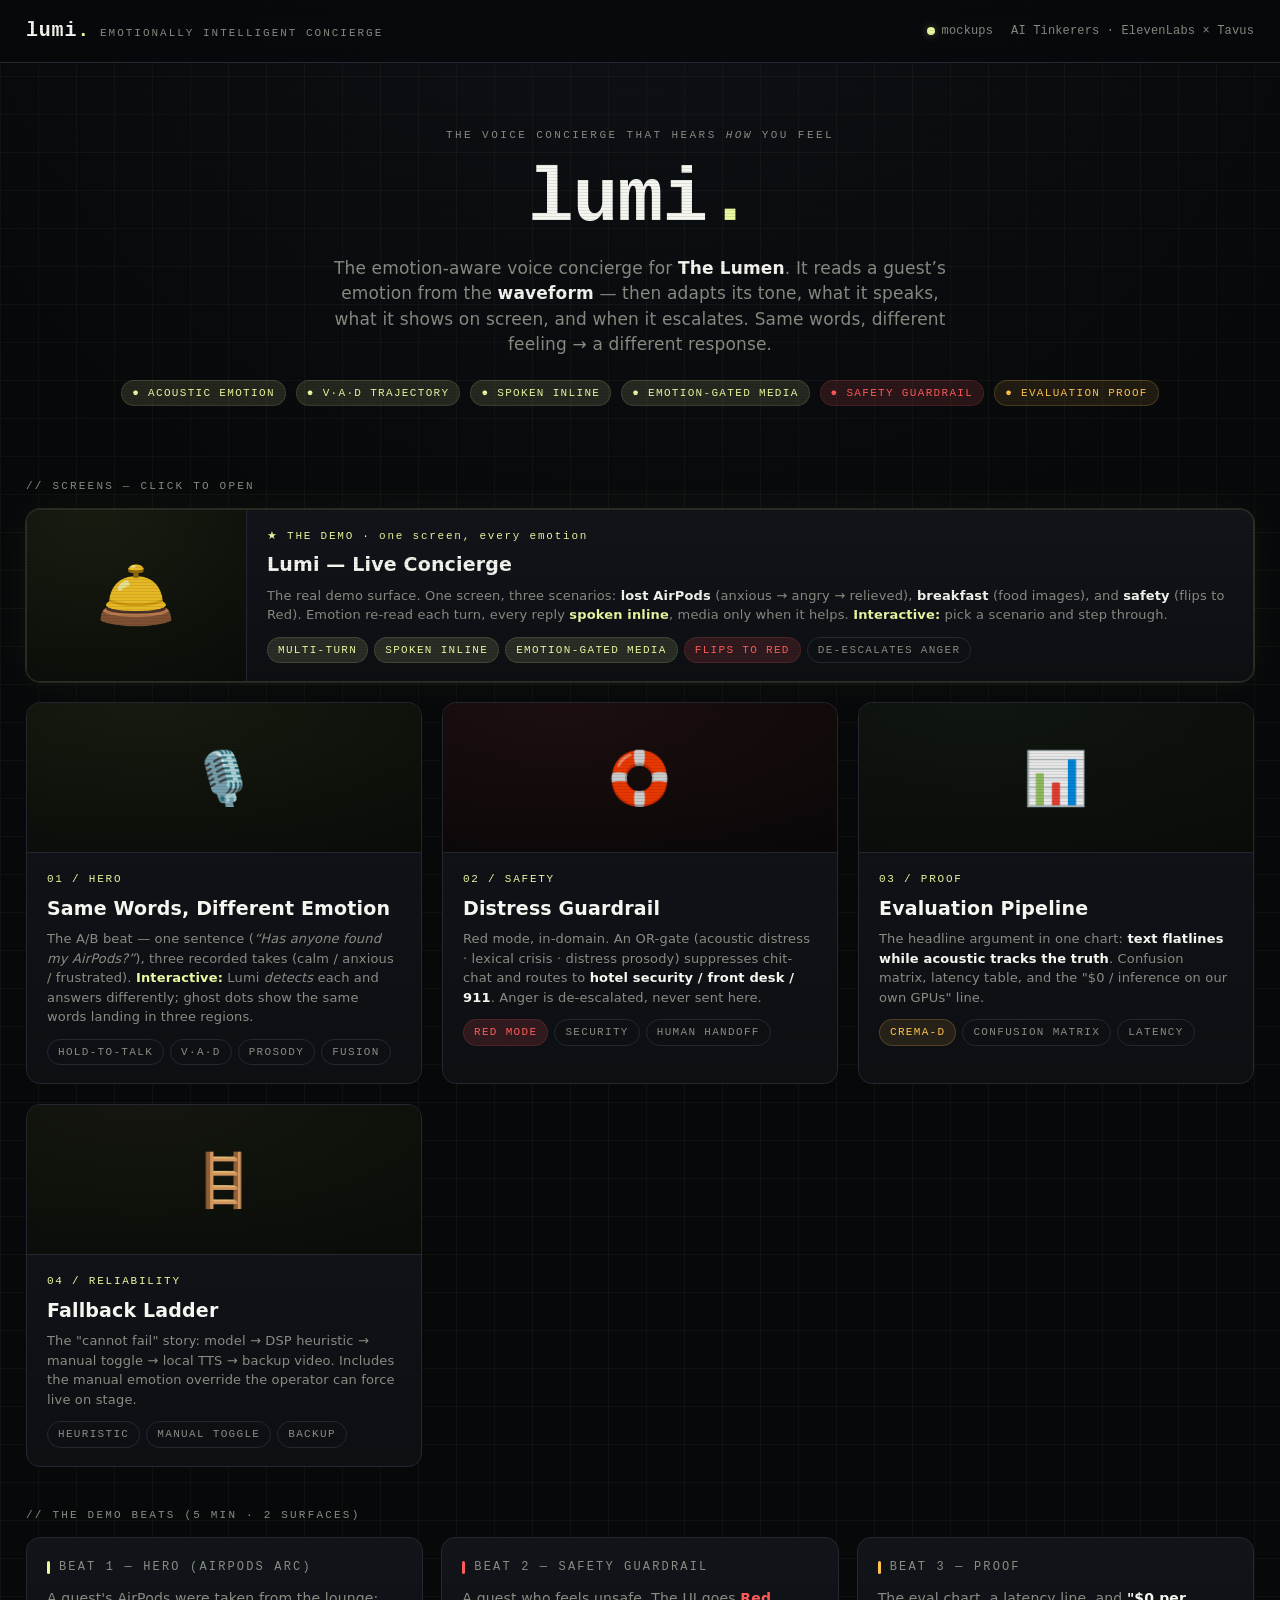
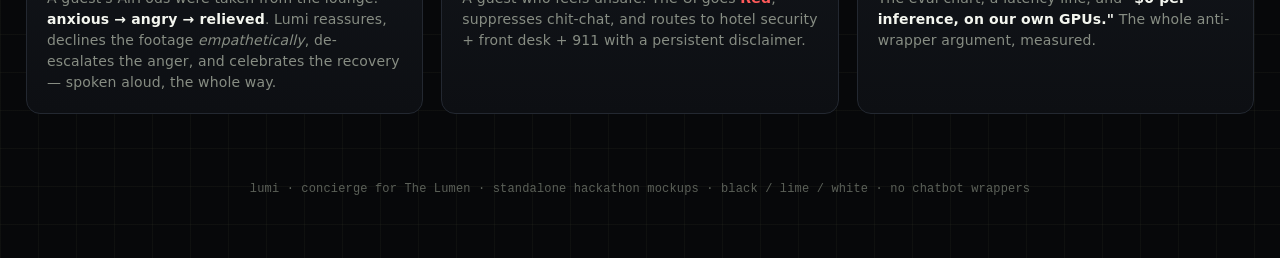
<file: docs/mockups/index.html>
<!DOCTYPE html>
<html lang="en">
<head>
<meta charset="UTF-8">
<meta name="viewport" content="width=device-width, initial-scale=1.0">
<title>Lumi — Mockups</title>
<link rel="stylesheet" href="styles.css">
</head>
<body>

<div class="topbar">
  <div class="brand">
    <span class="logo">lumi<b>.</b></span>
    <span class="tag">emotionally intelligent concierge</span>
  </div>
  <div class="spacer"></div>
  <div class="statline">
    <span class="stat"><span class="dot live"></span> mockups</span>
    <span class="stat">AI Tinkerers · ElevenLabs × Tavus</span>
  </div>
</div>

<div class="hero">
  <div class="kicker">the voice concierge that hears <i>how</i> you feel</div>
  <h1 style="margin-top:18px;">lumi<b>.</b></h1>
  <p class="sub">The emotion-aware voice concierge for <b style="color:var(--white)">The Lumen</b>. It reads a guest’s emotion from the
  <b style="color:var(--white)">waveform</b> — then adapts its tone, what it speaks, what it shows on screen, and when it escalates.
  Same words, different feeling → a different response.</p>
  <div class="pills">
    <span class="chip on">● acoustic emotion</span>
    <span class="chip on">● V·A·D trajectory</span>
    <span class="chip on">● spoken inline</span>
    <span class="chip on">● emotion-gated media</span>
    <span class="chip red">● safety guardrail</span>
    <span class="chip amber">● evaluation proof</span>
  </div>
</div>

<div class="wrap">
  <div class="section-label">// screens — click to open</div>
  <div class="cards">

    <a class="card" href="live.html" style="grid-column:1 / -1; border-color:var(--lime-dim); box-shadow:0 0 0 1px var(--lime-dim), 0 0 40px rgba(234,248,161,0.05);">
      <div style="display:flex; flex-wrap:wrap;">
        <div class="thumb" style="flex:0 0 220px; min-width:200px; height:auto; border-bottom:none; border-right:1px solid var(--line); background:radial-gradient(120% 120% at 30% 0%, #181d11, #0a0c08);">
          <span class="glyph" style="font-size:64px;">🛎️</span>
        </div>
        <div class="meta" style="flex:1; min-width:280px;">
          <div class="num">★ THE DEMO · one screen, every emotion</div>
          <h3>Lumi — Live Concierge</h3>
          <p>The real demo surface. One screen, three scenarios: <b style="color:var(--white)">lost AirPods</b> (anxious → angry → relieved),
          <b style="color:var(--white)">breakfast</b> (food images), and <b style="color:var(--white)">safety</b> (flips to Red). Emotion re-read each turn,
          every reply <b style="color:var(--lime)">spoken inline</b>, media only when it helps. <b style="color:var(--lime)">Interactive:</b> pick a scenario and step through.</p>
          <div class="tags">
            <span class="chip on">multi-turn</span><span class="chip on">spoken inline</span><span class="chip on">emotion-gated media</span><span class="chip red">flips to Red</span><span class="chip">de-escalates anger</span>
          </div>
        </div>
      </div>
    </a>

    <a class="card" href="app.html">
      <div class="thumb" style="background:radial-gradient(120% 120% at 30% 0%, #161b10, #0a0c08);">
        <span class="glyph">🎙️</span>
      </div>
      <div class="meta">
        <div class="num">01 / HERO</div>
        <h3>Same Words, Different Emotion</h3>
        <p>The A/B beat — one sentence (<i>“Has anyone found my AirPods?”</i>), three recorded takes (calm / anxious / frustrated).
        <b style="color:var(--lime)">Interactive:</b> Lumi <i>detects</i> each and answers differently; ghost dots show the same words landing in three regions.</p>
        <div class="tags">
          <span class="chip">hold-to-talk</span><span class="chip">V·A·D</span><span class="chip">prosody</span><span class="chip">fusion</span>
        </div>
      </div>
    </a>

    <a class="card" href="guardrail.html">
      <div class="thumb" style="background:radial-gradient(120% 120% at 30% 0%, #1d0f0f, #0a0708);">
        <span class="glyph">🛟</span>
      </div>
      <div class="meta">
        <div class="num">02 / SAFETY</div>
        <h3>Distress Guardrail</h3>
        <p>Red mode, in-domain. An OR-gate (acoustic distress · lexical crisis · distress prosody) suppresses chit-chat and routes to
        <b style="color:var(--white)">hotel security / front desk / 911</b>. Anger is de-escalated, never sent here.</p>
        <div class="tags">
          <span class="chip red">red mode</span><span class="chip">security</span><span class="chip">human handoff</span>
        </div>
      </div>
    </a>

    <a class="card" href="eval.html">
      <div class="thumb" style="background:radial-gradient(120% 120% at 30% 0%, #101610, #0a0c08);">
        <span class="glyph">📊</span>
      </div>
      <div class="meta">
        <div class="num">03 / PROOF</div>
        <h3>Evaluation Pipeline</h3>
        <p>The headline argument in one chart: <b style="color:var(--white)">text flatlines while acoustic tracks the truth</b>.
        Confusion matrix, latency table, and the "$0 / inference on our own GPUs" line.</p>
        <div class="tags">
          <span class="chip amber">CREMA-D</span><span class="chip">confusion matrix</span><span class="chip">latency</span>
        </div>
      </div>
    </a>

    <a class="card" href="fallback.html">
      <div class="thumb" style="background:radial-gradient(120% 120% at 30% 0%, #14160f, #0a0c08);">
        <span class="glyph">🪜</span>
      </div>
      <div class="meta">
        <div class="num">04 / RELIABILITY</div>
        <h3>Fallback Ladder</h3>
        <p>The "cannot fail" story: model → DSP heuristic → manual toggle → local TTS → backup video.
        Includes the manual emotion override the operator can force live on stage.</p>
        <div class="tags">
          <span class="chip">heuristic</span><span class="chip">manual toggle</span><span class="chip">backup</span>
        </div>
      </div>
    </a>

  </div>

  <div class="section-label" style="margin-top:40px;">// the demo beats (5 min · 2 surfaces)</div>
  <div class="grid-3">
    <div class="panel">
      <div class="panel-title"><span class="bar"></span> beat 1 — hero (AirPods arc)</div>
      <p style="font-size:14px; color:var(--muted); margin-top:12px;">A guest's AirPods were taken from the lounge:
      <b style="color:var(--white)">anxious → angry → relieved</b>. Lumi reassures, declines the footage <i>empathetically</i>,
      de-escalates the anger, and celebrates the recovery — spoken aloud, the whole way.</p>
    </div>
    <div class="panel">
      <div class="panel-title"><span class="bar" style="background:var(--red)"></span> beat 2 — safety guardrail</div>
      <p style="font-size:14px; color:var(--muted); margin-top:12px;">A guest who feels unsafe. The UI goes
      <b style="color:var(--red)">Red</b>, suppresses chit-chat, and routes to hotel security + front desk + 911 with a persistent disclaimer.</p>
    </div>
    <div class="panel">
      <div class="panel-title"><span class="bar" style="background:var(--amber)"></span> beat 3 — proof</div>
      <p style="font-size:14px; color:var(--muted); margin-top:12px;">The eval chart, a latency line, and
      <b style="color:var(--white)">"$0 per inference, on our own GPUs."</b> The whole anti-wrapper argument, measured.</p>
    </div>
  </div>
</div>

<footer class="foot">
  lumi · concierge for The Lumen · standalone hackathon mockups · black / lime / white · no chatbot wrappers
</footer>

</body>
</html>
</file>
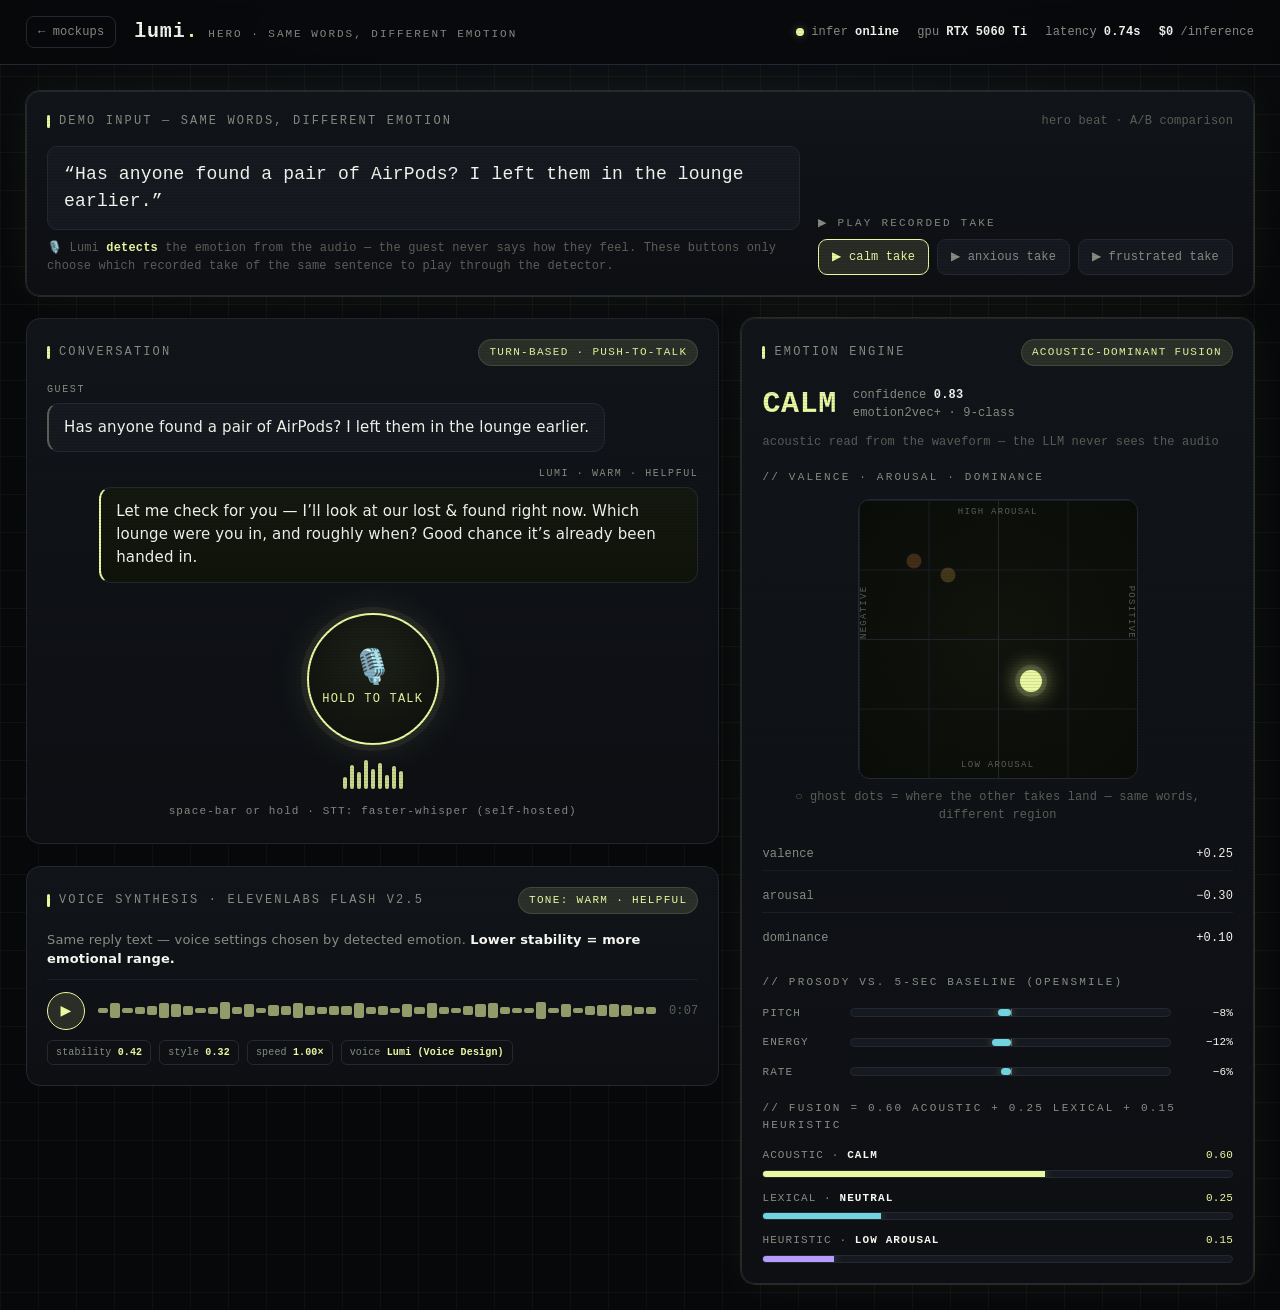
<file: docs/mockups/app.html>
<!DOCTYPE html>
<html lang="en">
<head>
<meta charset="UTF-8">
<meta name="viewport" content="width=device-width, initial-scale=1.0">
<title>Lumi — Hero A/B</title>
<link rel="stylesheet" href="styles.css">
</head>
<body>

<div class="topbar">
  <a class="backlink" href="index.html">← mockups</a>
  <div class="brand">
    <span class="logo">lumi<b>.</b></span>
    <span class="tag">hero · same words, different emotion</span>
  </div>
  <div class="spacer"></div>
  <div class="statline">
    <span class="stat"><span class="dot live"></span> infer <b>online</b></span>
    <span class="stat">gpu <b>RTX 5060 Ti</b></span>
    <span class="stat">latency <b id="lat">0.74s</b></span>
    <span class="stat"><b class="accent">$0</b>/inference</span>
  </div>
</div>

<div class="wrap">

  <!-- demo control -->
  <div class="panel glow" style="margin-bottom:22px;">
    <div class="panel-head">
      <div class="panel-title"><span class="bar"></span> demo input — same words, different emotion</div>
      <span class="note">hero beat · A/B comparison</span>
    </div>
    <div style="display:flex; gap:18px; align-items:flex-end; flex-wrap:wrap;">
      <div style="flex:1; min-width:280px;">
        <div style="font-size:18px; font-family:var(--mono); color:var(--white); border:1px solid var(--line); border-radius:10px; padding:14px 16px; background:var(--panel-2);">
          “Has anyone found a pair of AirPods? I left them in the lounge earlier.”
        </div>
        <p class="note" style="margin-top:9px;">🎙️ Lumi <b style="color:var(--lime)">detects</b> the emotion from the audio — the guest never says how they feel. These buttons only choose which recorded take of the same sentence to play through the detector.</p>
      </div>
      <div>
        <div class="section-label" style="margin:0 0 8px;">▶ play recorded take</div>
        <div class="switcher" id="switcher">
          <div class="seg active" data-state="calm">▶ calm take</div>
          <div class="seg" data-state="anxious">▶ anxious take</div>
          <div class="seg" data-state="frustrated">▶ frustrated take</div>
        </div>
      </div>
    </div>
  </div>

  <div class="grid-2">

    <!-- LEFT -->
    <div style="display:flex; flex-direction:column; gap:22px;">

      <div class="panel">
        <div class="panel-head">
          <div class="panel-title"><span class="bar"></span> conversation</div>
          <span class="chip on">turn-based · push-to-talk</span>
        </div>

        <div class="transcript">
          <div class="msg user">
            <span class="who">guest</span>
            <div class="bubble">Has anyone found a pair of AirPods? I left them in the lounge earlier.</div>
          </div>
          <div class="msg agent" id="agentMsg">
            <span class="who">Lumi · <span id="toneWho">warm · helpful</span></span>
            <div class="bubble" id="replyText">Let me check for you — I’ll look at our lost &amp; found right now. Which lounge were you in, and roughly when? Good chance it’s already been handed in.</div>
          </div>
        </div>

        <div class="ptt-zone" style="margin-top:22px;">
          <button class="ptt" id="ptt">
            <span class="mic">🎙️</span>
            <span>hold to talk</span>
          </button>
          <div class="meter" id="meter">
            <span style="height:40%; animation-delay:0s"></span>
            <span style="height:80%; animation-delay:.1s"></span>
            <span style="height:55%; animation-delay:.2s"></span>
            <span style="height:95%; animation-delay:.05s"></span>
            <span style="height:65%; animation-delay:.25s"></span>
            <span style="height:85%; animation-delay:.15s"></span>
            <span style="height:45%; animation-delay:.3s"></span>
            <span style="height:75%; animation-delay:.12s"></span>
            <span style="height:60%; animation-delay:.22s"></span>
          </div>
          <div class="ptt-hint">space-bar or hold · STT: faster-whisper (self-hosted)</div>
        </div>
      </div>

      <!-- voice synthesis -->
      <div class="panel">
        <div class="panel-head">
          <div class="panel-title"><span class="bar"></span> voice synthesis · elevenlabs flash v2.5</div>
          <span class="chip on" id="toneChip">tone: warm · helpful</span>
        </div>
        <p style="font-size:13px; color:var(--muted); margin-bottom:6px;">Same reply text — voice settings chosen by detected emotion. <b style="color:var(--white)">Lower stability = more emotional range.</b></p>
        <div class="audio-row">
          <div class="play">▶</div>
          <div class="waveform" id="wave" style="flex:1;"></div>
          <span class="note" id="dur">0:07</span>
        </div>
        <div class="voice-settings" id="voiceSettings">
          <span class="vs">stability <b>0.42</b></span>
          <span class="vs">style <b>0.32</b></span>
          <span class="vs">speed <b>1.00×</b></span>
          <span class="vs">voice <b>Lumi (Voice Design)</b></span>
        </div>
      </div>

    </div>

    <!-- RIGHT — emotion engine -->
    <div class="panel glow">
      <div class="panel-head">
        <div class="panel-title"><span class="bar"></span> emotion engine</div>
        <span class="chip on">acoustic-dominant fusion</span>
      </div>

      <div class="verdict" style="margin-bottom:6px;">
        <div class="big" id="verdict">CALM</div>
        <div class="conf">
          confidence <b id="conf">0.83</b><br>
          <span class="dim">emotion2vec+ · 9-class</span>
        </div>
      </div>
      <p class="note" style="margin-bottom:18px;">acoustic read from the waveform — the LLM never sees the audio</p>

      <div class="section-label">// valence · arousal · dominance</div>
      <div class="vad">
        <div class="axis-x"></div>
        <div class="axis-y"></div>
        <span class="lbl t">high arousal</span>
        <span class="lbl b">low arousal</span>
        <span class="lbl l">negative</span>
        <span class="lbl r">positive</span>
        <div class="trail" id="ghostA" style="display:none;"></div>
        <div class="trail" id="ghostB" style="display:none;"></div>
        <div class="dot-vad" id="vadDot" style="left:62%; top:65%;"></div>
      </div>
      <p class="note" style="text-align:center; margin-top:9px;">○ ghost dots = where the other takes land — same words, different region</p>
      <div class="kv" style="margin:14px 0 20px;">
        <div class="row"><span class="k">valence</span><span class="v" id="vV">+0.25</span></div>
        <div class="row"><span class="k">arousal</span><span class="v" id="vA">−0.30</span></div>
        <div class="row"><span class="k">dominance</span><span class="v" id="vD">+0.10</span></div>
      </div>

      <div class="section-label">// prosody vs. 5-sec baseline (openSMILE)</div>
      <div class="prosody" style="margin-bottom:20px;">
        <div class="prow">
          <span class="name">pitch</span>
          <div class="track"><div class="base"></div><div class="fill" id="pPitch"></div></div>
          <span class="val" id="vPitch">−8%</span>
        </div>
        <div class="prow">
          <span class="name">energy</span>
          <div class="track"><div class="base"></div><div class="fill" id="pEnergy"></div></div>
          <span class="val" id="vEnergy">−12%</span>
        </div>
        <div class="prow">
          <span class="name">rate</span>
          <div class="track"><div class="base"></div><div class="fill" id="pRate"></div></div>
          <span class="val" id="vRate">−6%</span>
        </div>
      </div>

      <div class="section-label">// fusion = 0.60 acoustic + 0.25 lexical + 0.15 heuristic</div>
      <div class="fusion">
        <div class="fbar">
          <div class="top"><span class="src">acoustic · <b id="fAcLbl">calm</b></span><span class="pct">0.60</span></div>
          <div class="bar"><i style="width:60%"></i></div>
        </div>
        <div class="fbar">
          <div class="top"><span class="src">lexical · <b id="fLexLbl">neutral</b></span><span class="pct">0.25</span></div>
          <div class="bar"><i class="lex" style="width:25%"></i></div>
        </div>
        <div class="fbar">
          <div class="top"><span class="src">heuristic · <b id="fHeuLbl">low arousal</b></span><span class="pct">0.15</span></div>
          <div class="bar"><i class="heu" style="width:15%"></i></div>
        </div>
      </div>

      <div class="disagree" id="disagree" style="display:none;">
        <span>⚠</span>
        <div><b>Acoustic ≠ lexical.</b> <span id="disagreeText"></span> Acoustic wins — that’s the “it heard <i>how</i> I said it” moment.</div>
      </div>

    </div>

  </div>
</div>

<script>
const STATES = {
  calm: {
    color: 'var(--lime)', verdict: 'CALM', conf: '0.83',
    vad: { l: 62, t: 65, v: '+0.25', a: '−0.30', d: '+0.10' },
    prosody: { pitch: -8, energy: -12, rate: -6 },
    fusion: { ac: 'calm', lex: 'neutral', heu: 'low arousal' },
    disagree: null,
    tone: 'warm · helpful', latency: '0.74s', dur: '0:07',
    reply: 'Let me check for you — I’ll look at our lost & found right now. Which lounge were you in, and roughly when? Good chance it’s already been handed in.',
    voice: { stability: '0.42', style: '0.32', speed: '1.00×' },
    waveAmp: 0.5
  },
  anxious: {
    color: '#ffc24d', verdict: 'ANXIOUS', conf: '0.85',
    vad: { l: 32, t: 27, v: '−0.35', a: '+0.45', d: '−0.25' },
    prosody: { pitch: 14, energy: 12, rate: 20 },
    fusion: { ac: 'anxious', lex: 'neutral', heu: 'high arousal' },
    disagree: 'The words are a neutral question — but the voice is anxious: faster, higher-pitched. So Lumi reassures, not just answers.',
    tone: 'warm · reassuring', latency: '0.72s', dur: '0:08',
    reply: 'Don’t worry — let’s find them together. I’m checking lost & found and sending someone to sweep the lounge now. Most items turn up within the hour, and I’ll stay on it with you.',
    voice: { stability: '0.40', style: '0.40', speed: '0.98×' },
    waveAmp: 0.75
  },
  frustrated: {
    color: '#ff9a4d', verdict: 'FRUSTRATED', conf: '0.88',
    vad: { l: 20, t: 22, v: '−0.60', a: '+0.55', d: '+0.40' },
    prosody: { pitch: 20, energy: 34, rate: 16 },
    fusion: { ac: 'frustrated', lex: 'neutral', heu: 'high arousal' },
    disagree: 'Same neutral question, but the tone is frustrated. Lumi acknowledges the frustration and leads with action, not policy.',
    tone: 'empathetic · action-first', latency: '0.71s', dur: '0:09',
    reply: 'I hear you — that’s frustrating, and I’m sorry you’re having to chase this. Here’s what I’m doing right now: checking lost & found and sending a staff member to the lounge. I’ll come back to you within 15 minutes, found or not.',
    voice: { stability: '0.30', style: '0.50', speed: '1.00×' },
    waveAmp: 1.0
  }
};

function prosodyBar(el, valEl, delta) {
  const pct = Math.min(Math.abs(delta), 100) / 100 * 50;
  el.classList.toggle('neg', delta < 0);
  if (delta >= 0) { el.style.left = '50%'; el.style.width = pct + '%'; }
  else { el.style.left = (50 - pct) + '%'; el.style.width = pct + '%'; }
  valEl.textContent = (delta >= 0 ? '+' : '−') + Math.abs(delta) + '%';
}

function drawWave(amp) {
  const wave = document.getElementById('wave');
  wave.innerHTML = '';
  for (let i = 0; i < 46; i++) {
    const seed = Math.sin(i * 1.7) * Math.cos(i * 0.6);
    const h = 14 + Math.abs(seed) * 86 * amp;
    const bar = document.createElement('i');
    bar.style.height = Math.min(h, 100) + '%';
    wave.appendChild(bar);
  }
}

function setState(name) {
  const s = STATES[name];
  const v = document.getElementById('verdict');
  v.textContent = s.verdict; v.style.color = s.color;
  document.getElementById('conf').textContent = s.conf;
  document.getElementById('lat').textContent = s.latency;

  const dot = document.getElementById('vadDot');
  dot.style.left = s.vad.l + '%'; dot.style.top = s.vad.t + '%';
  dot.style.background = s.color;
  const dim = s.color === 'var(--lime)' ? 'var(--lime-dim)' : (s.color === '#ffc24d' ? 'rgba(255,194,77,0.15)' : 'rgba(255,154,77,0.15)');
  dot.style.boxShadow = `0 0 0 5px ${dim}, 0 0 22px ${s.color}`;
  document.getElementById('vV').textContent = s.vad.v;
  document.getElementById('vA').textContent = s.vad.a;
  document.getElementById('vD').textContent = s.vad.d;

  // ghost dots = the other two takes
  const others = Object.keys(STATES).filter(k => k !== name);
  [['ghostA', others[0]], ['ghostB', others[1]]].forEach(([id, key]) => {
    const el = document.getElementById(id);
    if (!key) { el.style.display = 'none'; return; }
    const o = STATES[key];
    el.style.display = 'block';
    el.style.left = o.vad.l + '%'; el.style.top = o.vad.t + '%';
    el.style.width = '15px'; el.style.height = '15px';
    el.style.background = o.color; el.style.opacity = '0.22';
  });

  prosodyBar(document.getElementById('pPitch'), document.getElementById('vPitch'), s.prosody.pitch);
  prosodyBar(document.getElementById('pEnergy'), document.getElementById('vEnergy'), s.prosody.energy);
  prosodyBar(document.getElementById('pRate'), document.getElementById('vRate'), s.prosody.rate);

  document.getElementById('fAcLbl').textContent = s.fusion.ac;
  document.getElementById('fLexLbl').textContent = s.fusion.lex;
  document.getElementById('fHeuLbl').textContent = s.fusion.heu;

  const dis = document.getElementById('disagree');
  if (s.disagree) { dis.style.display = 'flex'; document.getElementById('disagreeText').textContent = s.disagree; }
  else { dis.style.display = 'none'; }

  document.getElementById('replyText').textContent = s.reply;
  document.getElementById('toneWho').textContent = s.tone;
  document.getElementById('toneChip').textContent = 'tone: ' + s.tone;
  document.getElementById('dur').textContent = s.dur;

  document.getElementById('voiceSettings').innerHTML =
    `<span class="vs">stability <b>${s.voice.stability}</b></span>` +
    `<span class="vs">style <b>${s.voice.style}</b></span>` +
    `<span class="vs">speed <b>${s.voice.speed}</b></span>` +
    `<span class="vs">voice <b>Lumi (Voice Design)</b></span>`;

  drawWave(s.waveAmp);

  document.querySelectorAll('#switcher .seg').forEach(seg => {
    const on = seg.dataset.state === name;
    seg.classList.toggle('active', on);
  });
}

document.querySelectorAll('#switcher .seg').forEach(seg => {
  seg.addEventListener('click', () => setState(seg.dataset.state));
});

const ptt = document.getElementById('ptt');
const press = () => ptt.classList.add('listening');
const release = () => ptt.classList.remove('listening');
ptt.addEventListener('mousedown', press);
ptt.addEventListener('mouseup', release);
ptt.addEventListener('mouseleave', release);
document.addEventListener('keydown', e => { if (e.code === 'Space') { e.preventDefault(); press(); } });
document.addEventListener('keyup', e => { if (e.code === 'Space') release(); });

setState('calm');
</script>

</body>
</html>
</file>
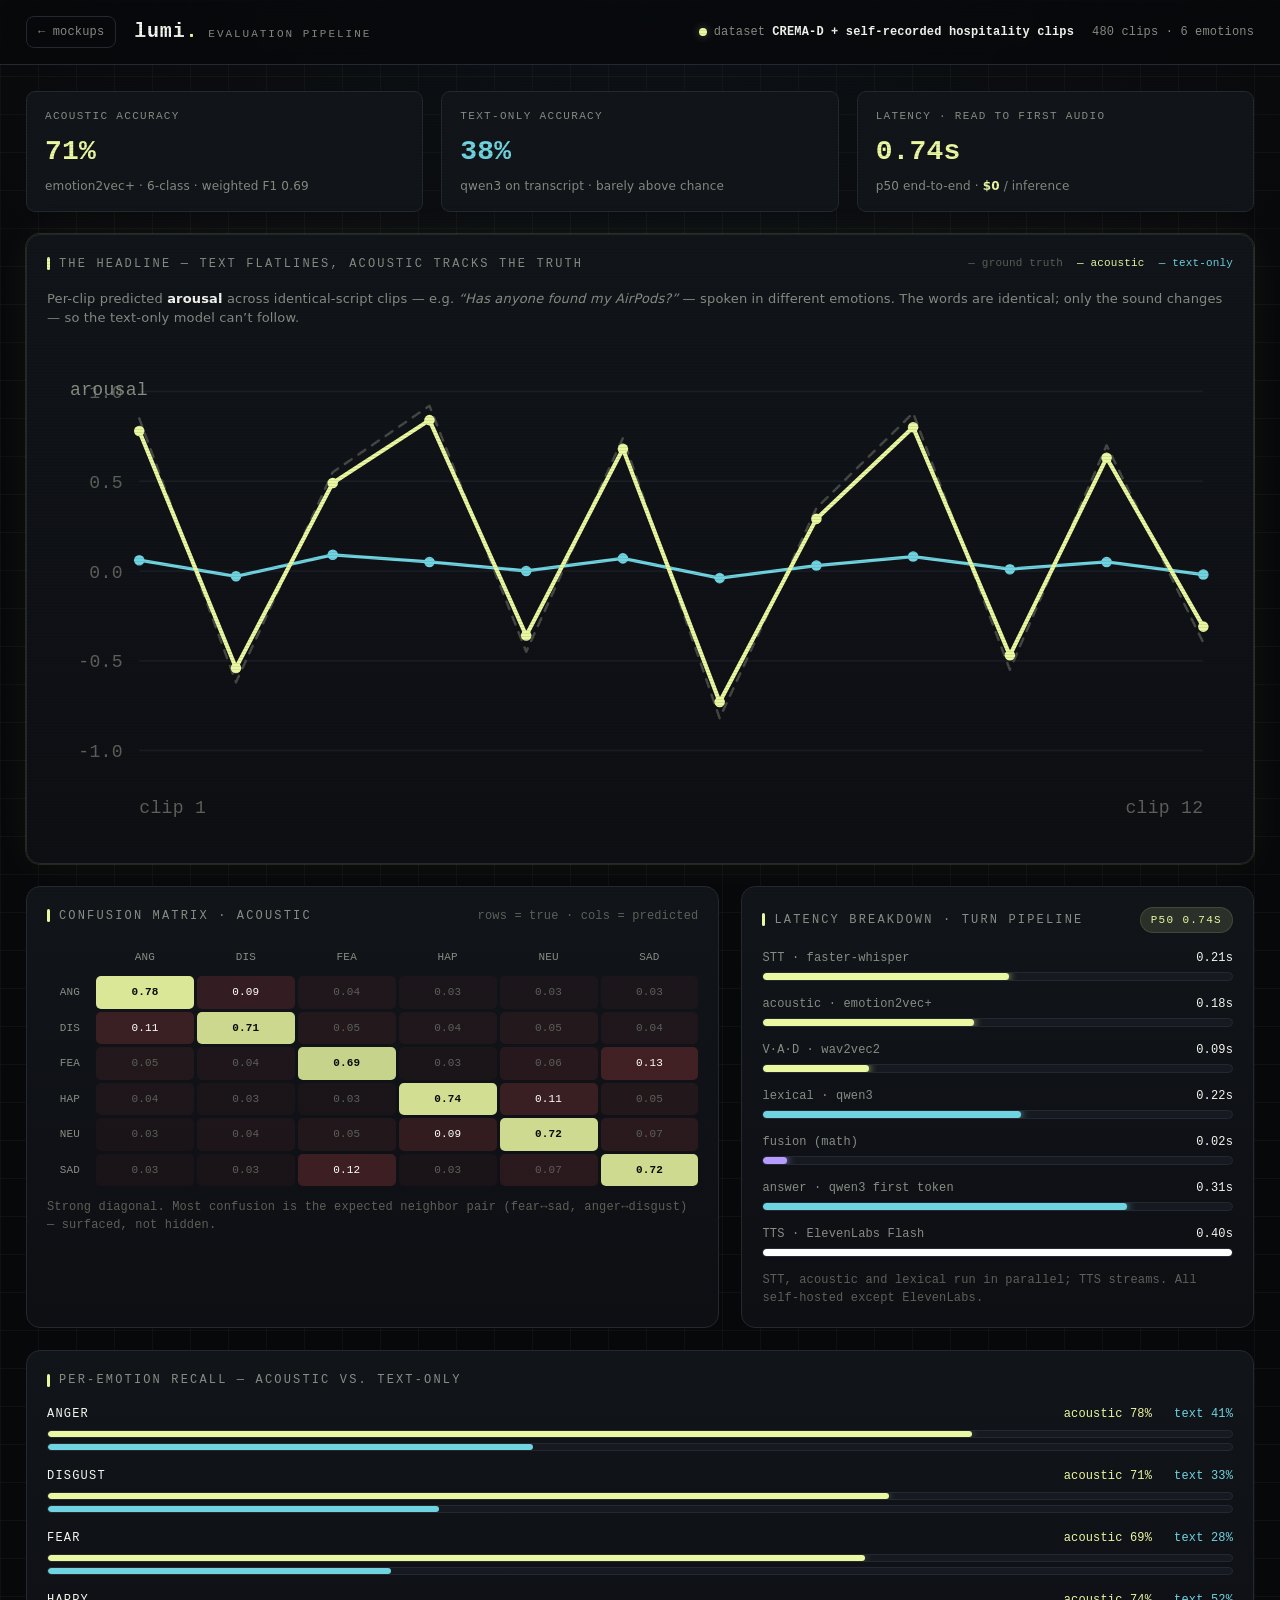
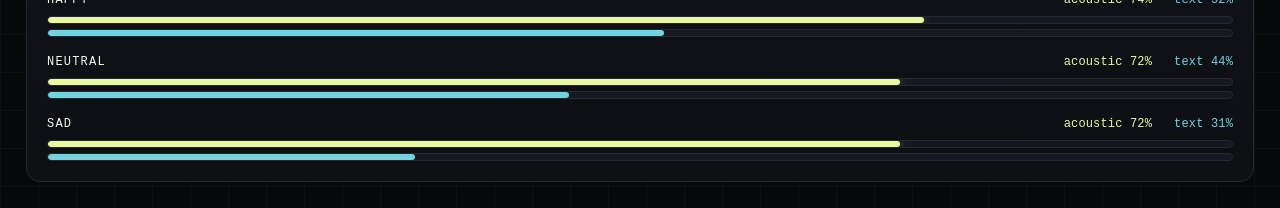
<file: docs/mockups/eval.html>
<!DOCTYPE html>
<html lang="en">
<head>
<meta charset="UTF-8">
<meta name="viewport" content="width=device-width, initial-scale=1.0">
<title>Lumi — Evaluation</title>
<link rel="stylesheet" href="styles.css">
</head>
<body>

<div class="topbar">
  <a class="backlink" href="index.html">← mockups</a>
  <div class="brand">
    <span class="logo">lumi<b>.</b></span>
    <span class="tag">evaluation pipeline</span>
  </div>
  <div class="spacer"></div>
  <div class="statline">
    <span class="stat"><span class="dot live"></span> dataset <b>CREMA-D + self-recorded hospitality clips</b></span>
    <span class="stat">480 clips · 6 emotions</span>
  </div>
</div>

<div class="wrap">

  <!-- stat cards -->
  <div class="grid-3" style="margin-bottom:22px;">
    <div class="statcard">
      <div class="k">acoustic accuracy</div>
      <div class="v">71%</div>
      <div class="sub">emotion2vec+ · 6-class · weighted F1 0.69</div>
    </div>
    <div class="statcard">
      <div class="k">text-only accuracy</div>
      <div class="v white" style="color:var(--cyan)">38%</div>
      <div class="sub">qwen3 on transcript · barely above chance</div>
    </div>
    <div class="statcard">
      <div class="k">latency · read to first audio</div>
      <div class="v">0.74s</div>
      <div class="sub">p50 end-to-end · <b class="accent">$0</b> / inference</div>
    </div>
  </div>

  <!-- headline chart -->
  <div class="panel glow" style="margin-bottom:22px;">
    <div class="panel-head">
      <div class="panel-title"><span class="bar"></span> the headline — text flatlines, acoustic tracks the truth</div>
      <div style="display:flex; gap:14px; font-family:var(--mono); font-size:11px;">
        <span style="color:var(--muted-2)">— ground truth</span>
        <span style="color:var(--lime)">— acoustic</span>
        <span style="color:var(--cyan)">— text-only</span>
      </div>
    </div>
    <p style="font-size:13px; color:var(--muted); margin-bottom:14px;">Per-clip predicted <b style="color:var(--white)">arousal</b> across identical-script clips — e.g. <i>“Has anyone found my AirPods?”</i> — spoken in different emotions. The words are identical; only the sound changes — so the text-only model can’t follow.</p>
    <svg id="chart" viewBox="0 0 720 300" style="width:100%; height:auto;"></svg>
  </div>

  <div class="grid-2">

    <!-- confusion matrix -->
    <div class="panel">
      <div class="panel-head">
        <div class="panel-title"><span class="bar"></span> confusion matrix · acoustic</div>
        <span class="note">rows = true · cols = predicted</span>
      </div>
      <div id="matrix" style="display:grid; gap:3px;"></div>
      <p class="note" style="margin-top:12px;">Strong diagonal. Most confusion is the expected neighbor pair (fear↔sad, anger↔disgust) — surfaced, not hidden.</p>
    </div>

    <!-- latency breakdown -->
    <div class="panel">
      <div class="panel-head">
        <div class="panel-title"><span class="bar"></span> latency breakdown · turn pipeline</div>
        <span class="chip on">p50 0.74s</span>
      </div>
      <div id="latency" style="display:flex; flex-direction:column; gap:14px;"></div>
      <p class="note" style="margin-top:14px;">STT, acoustic and lexical run in parallel; TTS streams. All self-hosted except ElevenLabs.</p>
    </div>

  </div>

  <!-- per-emotion + method compare -->
  <div class="panel" style="margin-top:22px;">
    <div class="panel-head">
      <div class="panel-title"><span class="bar"></span> per-emotion recall — acoustic vs. text-only</div>
    </div>
    <div id="peremotion" style="display:flex; flex-direction:column; gap:16px;"></div>
  </div>

</div>

<script>
/* ---------- headline line chart ---------- */
(function(){
  const W = 720, H = 300, padL = 56, padR = 18, padT = 24, padB = 46;
  const plotW = W - padL - padR, plotH = H - padT - padB;
  const cy = padT + plotH/2;
  const ground   = [ 0.85, -0.62, 0.55, 0.92, -0.45, 0.74, -0.82, 0.35, 0.88, -0.55, 0.70, -0.40 ];
  const acoustic = [ 0.78, -0.54, 0.49, 0.84, -0.36, 0.68, -0.73, 0.29, 0.80, -0.47, 0.63, -0.31 ];
  const text     = [ 0.06, -0.03, 0.09, 0.05, 0.00, 0.07, -0.04, 0.03, 0.08, 0.01, 0.05, -0.02 ];
  const n = ground.length;
  const X = i => padL + (plotW * i / (n - 1));
  const Y = v => cy - v * (plotH/2 - 6);

  const svg = document.getElementById('chart');
  const NS = 'http://www.w3.org/2000/svg';
  const add = (tag, attrs) => { const e = document.createElementNS(NS, tag); for (const k in attrs) e.setAttribute(k, attrs[k]); svg.appendChild(e); return e; };

  // grid lines
  for (let g = -1; g <= 1; g += 0.5) {
    add('line', { x1: padL, y1: Y(g), x2: W - padR, y2: Y(g), stroke: '#1a1e25', 'stroke-width': 1 });
    add('text', { x: padL - 10, y: Y(g) + 4, fill: '#5b6058', 'font-size': 11, 'font-family': 'monospace', 'text-anchor': 'end' }).textContent = g.toFixed(1);
  }
  // axis labels
  add('text', { x: 14, y: padT + 8, fill: '#878d83', 'font-size': 11, 'font-family': 'monospace' }).textContent = 'arousal';
  add('text', { x: padL, y: H - 14, fill: '#5b6058', 'font-size': 11, 'font-family': 'monospace' }).textContent = 'clip 1';
  add('text', { x: W - padR, y: H - 14, fill: '#5b6058', 'font-size': 11, 'font-family': 'monospace', 'text-anchor': 'end' }).textContent = 'clip 12';

  const poly = (data, color, dash, w) => {
    const pts = data.map((v, i) => X(i) + ',' + Y(v)).join(' ');
    add('polyline', { points: pts, fill: 'none', stroke: color, 'stroke-width': w, 'stroke-dasharray': dash || 'none', 'stroke-linejoin': 'round', 'stroke-linecap': 'round', opacity: dash ? 0.7 : 1 });
    if (!dash) data.forEach((v, i) => add('circle', { cx: X(i), cy: Y(v), r: 3.2, fill: color }));
  };
  poly(ground, '#5b6058', '5 5', 1.5);
  poly(text, '#6fd3e0', null, 2);
  poly(acoustic, '#eaf8a1', null, 2.5);
})();

/* ---------- confusion matrix ---------- */
(function(){
  const labels = ['ANG','DIS','FEA','HAP','NEU','SAD'];
  // rows=true, cols=pred; diagonal strong
  const M = [
    [0.78, 0.09, 0.04, 0.03, 0.03, 0.03],
    [0.11, 0.71, 0.05, 0.04, 0.05, 0.04],
    [0.05, 0.04, 0.69, 0.03, 0.06, 0.13],
    [0.04, 0.03, 0.03, 0.74, 0.11, 0.05],
    [0.03, 0.04, 0.05, 0.09, 0.72, 0.07],
    [0.03, 0.03, 0.12, 0.03, 0.07, 0.72]
  ];
  const grid = document.getElementById('matrix');
  grid.style.gridTemplateColumns = `46px repeat(${labels.length}, 1fr)`;
  const cell = (txt, style) => { const d = document.createElement('div'); d.textContent = txt; d.style.cssText = style; return d; };
  const base = 'font-family:monospace; font-size:11px; display:flex; align-items:center; justify-content:center; padding:8px 0; border-radius:5px;';
  // header row
  grid.appendChild(cell('', base));
  labels.forEach(l => grid.appendChild(cell(l, base + 'color:var(--muted);')));
  M.forEach((row, r) => {
    grid.appendChild(cell(labels[r], base + 'color:var(--muted);'));
    row.forEach((val, c) => {
      const diag = r === c;
      const col = diag ? `rgba(234,248,161,${0.15 + val})` : `rgba(255,90,90,${val*1.6})`;
      const fg = diag ? '#0a0c08' : (val > 0.08 ? '#fff' : '#5b6058');
      grid.appendChild(cell(val.toFixed(2), base + `background:${col}; color:${fg}; font-weight:${diag?700:400};`));
    });
  });
})();

/* ---------- latency breakdown ---------- */
(function(){
  const stages = [
    ['STT · faster-whisper', 0.21, 'var(--lime)'],
    ['acoustic · emotion2vec+', 0.18, 'var(--lime)'],
    ['V·A·D · wav2vec2', 0.09, 'var(--lime)'],
    ['lexical · qwen3', 0.22, 'var(--cyan)'],
    ['fusion (math)', 0.02, 'var(--violet)'],
    ['answer · qwen3 first token', 0.31, 'var(--cyan)'],
    ['TTS · ElevenLabs Flash', 0.40, '#fff']
  ];
  const max = 0.40;
  const wrap = document.getElementById('latency');
  stages.forEach(([name, t, col]) => {
    const row = document.createElement('div');
    row.innerHTML =
      `<div style="display:flex; justify-content:space-between; font-family:monospace; font-size:12px; margin-bottom:5px;">
         <span style="color:var(--muted)">${name}</span><span style="color:var(--white)">${t.toFixed(2)}s</span></div>
       <div class="track"><div class="fill" style="left:0; width:${(t/max*100)}%; background:${col}; box-shadow:0 0 8px ${col};"></div></div>`;
    wrap.appendChild(row);
  });
})();

/* ---------- per-emotion recall ---------- */
(function(){
  const data = [
    ['anger', 0.78, 0.41], ['disgust', 0.71, 0.33], ['fear', 0.69, 0.29],
    ['happy', 0.74, 0.52], ['neutral', 0.72, 0.44], ['sad', 0.72, 0.31]
  ];
  const wrap = document.getElementById('peremotion');
  data.forEach(([name, ac, tx]) => {
    const row = document.createElement('div');
    row.innerHTML =
      `<div style="display:flex; justify-content:space-between; font-family:monospace; font-size:12px; margin-bottom:7px;">
         <span style="text-transform:uppercase; letter-spacing:0.1em; color:var(--white)">${name}</span>
         <span><span style="color:var(--lime)">acoustic ${(ac*100)|0}%</span> &nbsp; <span style="color:var(--cyan)">text ${(tx*100)|0}%</span></span></div>
       <div style="display:flex; flex-direction:column; gap:5px;">
         <div class="track" style="height:8px;"><div style="position:absolute; top:0; bottom:0; left:0; width:${ac*100}%; background:var(--lime); border-radius:6px; box-shadow:0 0 8px var(--lime-glow);"></div></div>
         <div class="track" style="height:8px;"><div style="position:absolute; top:0; bottom:0; left:0; width:${tx*100}%; background:var(--cyan); border-radius:6px;"></div></div>
       </div>`;
    wrap.appendChild(row);
  });
})();
</script>

</body>
</html>
</file>
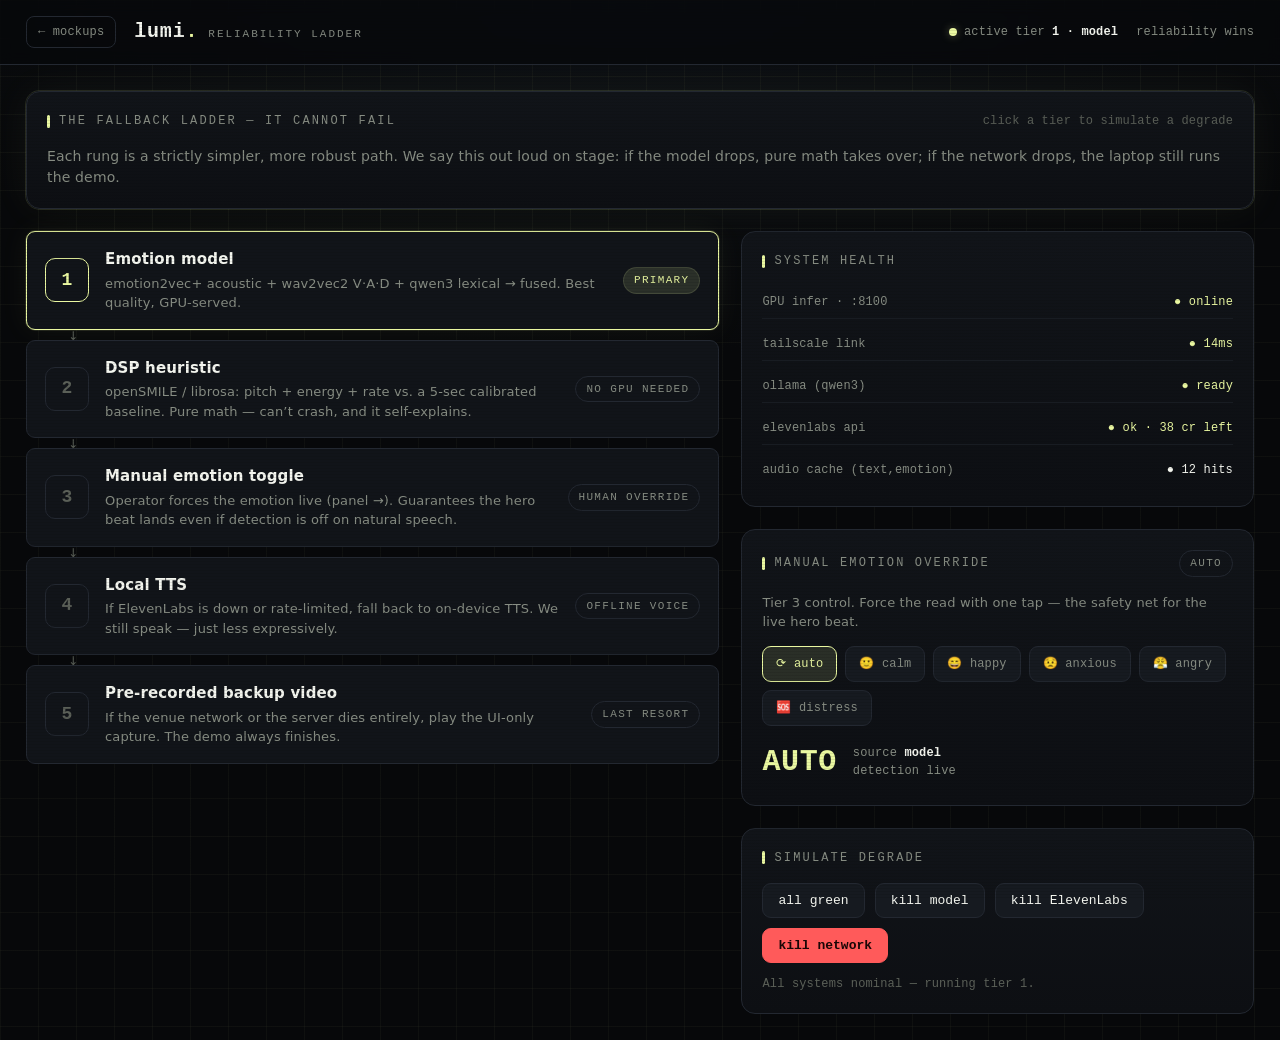
<file: docs/mockups/fallback.html>
<!DOCTYPE html>
<html lang="en">
<head>
<meta charset="UTF-8">
<meta name="viewport" content="width=device-width, initial-scale=1.0">
<title>Lumi — Reliability</title>
<link rel="stylesheet" href="styles.css">
</head>
<body>

<div class="topbar">
  <a class="backlink" href="index.html">← mockups</a>
  <div class="brand">
    <span class="logo">lumi<b>.</b></span>
    <span class="tag">reliability ladder</span>
  </div>
  <div class="spacer"></div>
  <div class="statline">
    <span class="stat"><span class="dot live"></span> active tier <b id="activeTier">1 · model</b></span>
    <span class="stat">reliability wins</span>
  </div>
</div>

<div class="wrap">

  <div class="panel glow" style="margin-bottom:22px;">
    <div class="panel-head">
      <div class="panel-title"><span class="bar"></span> the fallback ladder — it cannot fail</div>
      <span class="note">click a tier to simulate a degrade</span>
    </div>
    <p style="font-size:14px; color:var(--muted);">Each rung is a strictly simpler, more robust path. We say this out loud on stage: if the model drops, pure math takes over; if the network drops, the laptop still runs the demo.</p>
  </div>

  <div class="grid-2">

    <!-- LADDER -->
    <div class="ladder" id="ladder">
      <div class="rung active" data-tier="1">
        <div class="num">1</div>
        <div class="body">
          <h4>Emotion model</h4>
          <p>emotion2vec+ acoustic + wav2vec2 V·A·D + qwen3 lexical → fused. Best quality, GPU-served.</p>
        </div>
        <span class="chip on">primary</span>
        <span class="arrow">↓</span>
      </div>

      <div class="rung" data-tier="2">
        <div class="num">2</div>
        <div class="body">
          <h4>DSP heuristic</h4>
          <p>openSMILE / librosa: pitch + energy + rate vs. a 5-sec calibrated baseline. Pure math — can’t crash, and it self-explains.</p>
        </div>
        <span class="chip">no GPU needed</span>
        <span class="arrow">↓</span>
      </div>

      <div class="rung" data-tier="3">
        <div class="num">3</div>
        <div class="body">
          <h4>Manual emotion toggle</h4>
          <p>Operator forces the emotion live (panel →). Guarantees the hero beat lands even if detection is off on natural speech.</p>
        </div>
        <span class="chip">human override</span>
        <span class="arrow">↓</span>
      </div>

      <div class="rung" data-tier="4">
        <div class="num">4</div>
        <div class="body">
          <h4>Local TTS</h4>
          <p>If ElevenLabs is down or rate-limited, fall back to on-device TTS. We still speak — just less expressively.</p>
        </div>
        <span class="chip">offline voice</span>
        <span class="arrow">↓</span>
      </div>

      <div class="rung" data-tier="5">
        <div class="num">5</div>
        <div class="body">
          <h4>Pre-recorded backup video</h4>
          <p>If the venue network or the server dies entirely, play the UI-only capture. The demo always finishes.</p>
        </div>
        <span class="chip">last resort</span>
      </div>
    </div>

    <!-- RIGHT: live health + manual toggle -->
    <div style="display:flex; flex-direction:column; gap:22px;">

      <div class="panel">
        <div class="panel-head">
          <div class="panel-title"><span class="bar"></span> system health</div>
        </div>
        <div class="kv">
          <div class="row"><span class="k">GPU infer · :8100</span><span class="v" id="hGpu" style="color:var(--lime)">● online</span></div>
          <div class="row"><span class="k">tailscale link</span><span class="v" id="hNet" style="color:var(--lime)">● 14ms</span></div>
          <div class="row"><span class="k">ollama (qwen3)</span><span class="v" id="hLlm" style="color:var(--lime)">● ready</span></div>
          <div class="row"><span class="k">elevenlabs api</span><span class="v" id="hTts" style="color:var(--lime)">● ok · 38 cr left</span></div>
          <div class="row"><span class="k">audio cache (text,emotion)</span><span class="v">● 12 hits</span></div>
        </div>
      </div>

      <div class="panel">
        <div class="panel-head">
          <div class="panel-title"><span class="bar"></span> manual emotion override</div>
          <span class="chip" id="ovChip">auto</span>
        </div>
        <p style="font-size:13px; color:var(--muted); margin-bottom:14px;">Tier 3 control. Force the read with one tap — the safety net for the live hero beat.</p>
        <div class="switcher" style="margin-bottom:14px;">
          <div class="seg active" data-ov="auto">⟳ auto</div>
          <div class="seg" data-ov="calm">🙂 calm</div>
          <div class="seg" data-ov="happy">😄 happy</div>
          <div class="seg" data-ov="anxious">😟 anxious</div>
          <div class="seg" data-ov="angry">😤 angry</div>
          <div class="seg" data-ov="distress">🆘 distress</div>
        </div>
        <div class="verdict">
          <div class="big" id="ovVerdict">AUTO</div>
          <div class="conf">source <b id="ovSrc">model</b><br><span class="dim" id="ovNote">detection live</span></div>
        </div>
      </div>

      <div class="panel">
        <div class="panel-head">
          <div class="panel-title"><span class="bar"></span> simulate degrade</div>
        </div>
        <div style="display:flex; gap:10px; flex-wrap:wrap;">
          <button class="btn" onclick="degrade(1)">all green</button>
          <button class="btn" onclick="degrade(2)">kill model</button>
          <button class="btn" onclick="degrade(4)">kill ElevenLabs</button>
          <button class="btn danger" onclick="degrade(5)">kill network</button>
        </div>
        <p class="note" style="margin-top:12px;" id="degradeNote">All systems nominal — running tier 1.</p>
      </div>

    </div>
  </div>
</div>

<script>
const TIERS = {
  1: 'model', 2: 'DSP heuristic', 3: 'manual toggle', 4: 'local TTS', 5: 'backup video'
};

function setTier(t) {
  document.querySelectorAll('#ladder .rung').forEach(r => {
    r.classList.toggle('active', +r.dataset.tier === t);
  });
  document.getElementById('activeTier').textContent = t + ' · ' + TIERS[t];
}

document.querySelectorAll('#ladder .rung').forEach(r => {
  r.addEventListener('click', () => setTier(+r.dataset.tier));
});

// manual override
const ovColors = { calm:'var(--lime)', happy:'var(--lime)', anxious:'#ffc24d', angry:'#ff9a4d', distress:'var(--red)', auto:'var(--white)' };
document.querySelectorAll('[data-ov]').forEach(seg => {
  seg.addEventListener('click', () => {
    document.querySelectorAll('[data-ov]').forEach(s => s.classList.remove('active'));
    seg.classList.add('active');
    const ov = seg.dataset.ov;
    const v = document.getElementById('ovVerdict');
    v.textContent = ov.toUpperCase();
    v.style.color = ovColors[ov];
    document.getElementById('ovChip').textContent = ov === 'auto' ? 'auto' : 'forced';
    document.getElementById('ovChip').className = 'chip' + (ov === 'auto' ? '' : ' red');
    document.getElementById('ovSrc').textContent = ov === 'auto' ? 'model' : 'operator';
    document.getElementById('ovNote').textContent = ov === 'auto' ? 'detection live' : 'tier 3 override';
    if (ov !== 'auto') setTier(3);
  });
});

// degrade simulator
function set(id, txt, color) { const el = document.getElementById(id); el.textContent = txt; el.style.color = color; }
function degrade(level) {
  const L = 'var(--lime)', R = 'var(--red)', A = 'var(--amber)';
  const note = document.getElementById('degradeNote');
  if (level === 1) {
    set('hGpu','● online',L); set('hNet','● 14ms',L); set('hLlm','● ready',L); set('hTts','● ok · 38 cr left',L);
    setTier(1); note.textContent = 'All systems nominal — running tier 1.';
  } else if (level === 2) {
    set('hGpu','● model err',R); set('hNet','● 14ms',L); set('hLlm','● ready',L); set('hTts','● ok',L);
    setTier(2); note.textContent = 'Emotion model failed → dropped to tier 2 (DSP heuristic, pure math).';
  } else if (level === 4) {
    set('hGpu','● online',L); set('hNet','● 14ms',L); set('hLlm','● ready',L); set('hTts','● down',R);
    setTier(4); note.textContent = 'ElevenLabs unreachable → tier 4 (local TTS). We still speak.';
  } else if (level === 5) {
    set('hGpu','● unreachable',R); set('hNet','● offline',R); set('hLlm','● unreachable',R); set('hTts','● down',R);
    setTier(5); note.textContent = 'Network/server down → tier 5 (pre-recorded backup video). The demo still finishes.';
  }
}
</script>

</body>
</html>
</file>
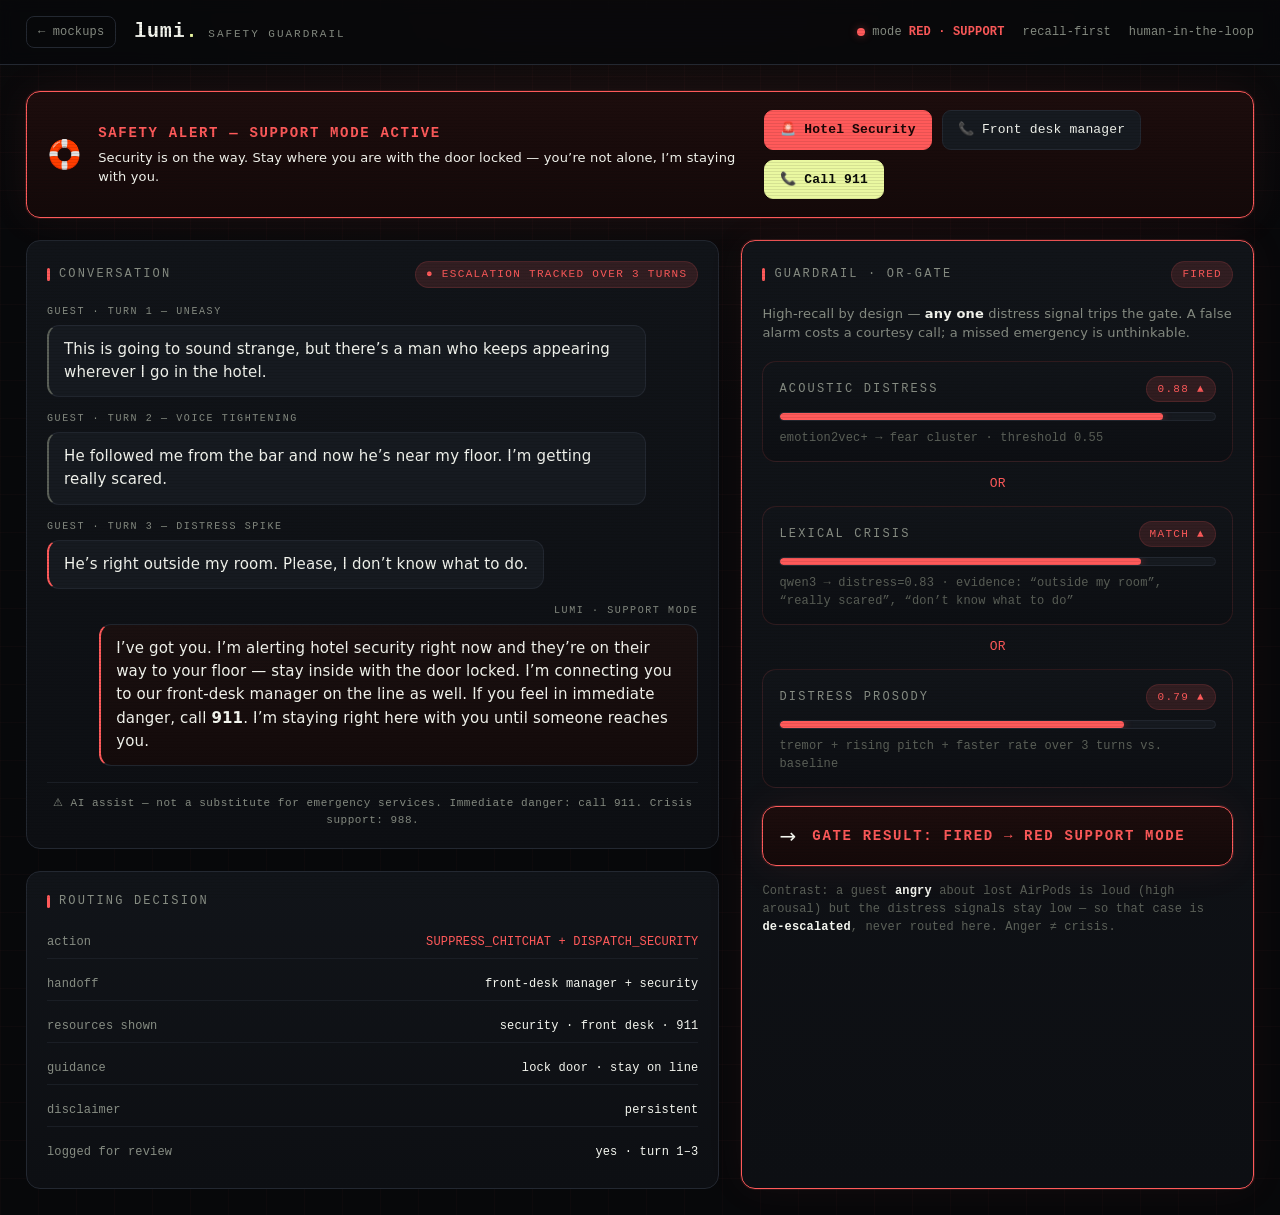
<file: docs/mockups/guardrail.html>
<!DOCTYPE html>
<html lang="en">
<head>
<meta charset="UTF-8">
<meta name="viewport" content="width=device-width, initial-scale=1.0">
<title>Lumi — Safety Guardrail</title>
<link rel="stylesheet" href="styles.css">
</head>
<body class="redmode">

<div class="topbar">
  <a class="backlink" href="index.html">← mockups</a>
  <div class="brand">
    <span class="logo">lumi<b>.</b></span>
    <span class="tag">safety guardrail</span>
  </div>
  <div class="spacer"></div>
  <div class="statline">
    <span class="stat"><span class="dot crit"></span> mode <b style="color:var(--red)">RED · SUPPORT</b></span>
    <span class="stat">recall-first</span>
    <span class="stat">human-in-the-loop</span>
  </div>
</div>

<div class="wrap">

  <!-- crisis banner -->
  <div class="crisis-banner" style="margin-bottom:22px;">
    <span class="ic">🛟</span>
    <div class="txt">
      <h3>Safety alert — support mode active</h3>
      <p>Security is on the way. Stay where you are with the door locked — you’re not alone, I’m staying with you.</p>
    </div>
    <div class="crisis-actions">
      <a class="btn danger" href="#">🚨 Hotel Security</a>
      <a class="btn" href="#">📞 Front desk manager</a>
      <a class="btn primary" href="#">📞 Call 911</a>
    </div>
  </div>

  <div class="grid-2">

    <!-- LEFT -->
    <div style="display:flex; flex-direction:column; gap:22px;">

      <div class="panel">
        <div class="panel-head">
          <div class="panel-title"><span class="bar" style="background:var(--red)"></span> conversation</div>
          <span class="chip red">● escalation tracked over 3 turns</span>
        </div>

        <div class="transcript">
          <div class="msg user">
            <span class="who">guest · turn 1 — uneasy</span>
            <div class="bubble">This is going to sound strange, but there’s a man who keeps appearing wherever I go in the hotel.</div>
          </div>
          <div class="msg user">
            <span class="who">guest · turn 2 — voice tightening</span>
            <div class="bubble">He followed me from the bar and now he’s near my floor. I’m getting really scared.</div>
          </div>
          <div class="msg user">
            <span class="who">guest · turn 3 — distress spike</span>
            <div class="bubble" style="border-left:2px solid var(--red);">He’s right outside my room. Please, I don’t know what to do.</div>
          </div>
          <div class="msg agent red">
            <span class="who">Lumi · support mode</span>
            <div class="bubble">I’ve got you. I’m alerting hotel security right now and they’re on their way to your floor — stay inside with the door locked. I’m connecting you to our front-desk manager on the line as well. If you feel in immediate danger, call <b>911</b>. I’m staying right here with you until someone reaches you.</div>
          </div>
        </div>

        <div class="disclaimer">
          ⚠ AI assist — not a substitute for emergency services. Immediate danger: call 911. Crisis support: 988.
        </div>
      </div>

      <!-- routing -->
      <div class="panel">
        <div class="panel-head">
          <div class="panel-title"><span class="bar" style="background:var(--red)"></span> routing decision</div>
        </div>
        <div class="kv">
          <div class="row"><span class="k">action</span><span class="v" style="color:var(--red)">SUPPRESS_CHITCHAT + DISPATCH_SECURITY</span></div>
          <div class="row"><span class="k">handoff</span><span class="v">front-desk manager + security</span></div>
          <div class="row"><span class="k">resources shown</span><span class="v">security · front desk · 911</span></div>
          <div class="row"><span class="k">guidance</span><span class="v">lock door · stay on line</span></div>
          <div class="row"><span class="k">disclaimer</span><span class="v">persistent</span></div>
          <div class="row"><span class="k">logged for review</span><span class="v">yes · turn 1–3</span></div>
        </div>
      </div>

    </div>

    <!-- RIGHT — the OR-gate -->
    <div class="panel" style="border-color:var(--red); box-shadow:0 0 0 1px var(--red-dim), 0 0 40px rgba(255,90,90,0.06);">
      <div class="panel-head">
        <div class="panel-title"><span class="bar" style="background:var(--red)"></span> guardrail · OR-gate</div>
        <span class="chip red">FIRED</span>
      </div>
      <p style="font-size:13px; color:var(--muted); margin-bottom:18px;">High-recall by design — <b style="color:var(--white)">any one</b> distress signal trips the gate. A false alarm costs a courtesy call; a missed emergency is unthinkable.</p>

      <div style="display:flex; flex-direction:column; gap:12px;">
        <div class="panel" style="padding:14px 16px; border-color:var(--red-dim);">
          <div style="display:flex; justify-content:space-between; align-items:center;">
            <span class="panel-title" style="margin:0;">acoustic distress</span>
            <span class="chip red">0.88 ▲</span>
          </div>
          <div class="track" style="margin-top:10px;"><div class="fill" style="left:0; width:88%; background:var(--red); box-shadow:0 0 10px var(--red-glow);"></div></div>
          <p class="note" style="margin-top:8px;">emotion2vec+ → fear cluster · threshold 0.55</p>
        </div>

        <div style="text-align:center; color:var(--red); font-family:var(--mono); font-size:13px;">OR</div>

        <div class="panel" style="padding:14px 16px; border-color:var(--red-dim);">
          <div style="display:flex; justify-content:space-between; align-items:center;">
            <span class="panel-title" style="margin:0;">lexical crisis</span>
            <span class="chip red">MATCH ▲</span>
          </div>
          <div class="track" style="margin-top:10px;"><div class="fill" style="left:0; width:83%; background:var(--red); box-shadow:0 0 10px var(--red-glow);"></div></div>
          <p class="note" style="margin-top:8px;">qwen3 → distress=0.83 · evidence: “outside my room”, “really scared”, “don’t know what to do”</p>
        </div>

        <div style="text-align:center; color:var(--red); font-family:var(--mono); font-size:13px;">OR</div>

        <div class="panel" style="padding:14px 16px; border-color:var(--red-dim);">
          <div style="display:flex; justify-content:space-between; align-items:center;">
            <span class="panel-title" style="margin:0;">distress prosody</span>
            <span class="chip red">0.79 ▲</span>
          </div>
          <div class="track" style="margin-top:10px;"><div class="fill" style="left:0; width:79%; background:var(--red); box-shadow:0 0 10px var(--red-glow);"></div></div>
          <p class="note" style="margin-top:8px;">tremor + rising pitch + faster rate over 3 turns vs. baseline</p>
        </div>
      </div>

      <div class="crisis-banner" style="margin-top:18px; padding:14px 16px;">
        <span class="ic" style="font-size:20px;">→</span>
        <div class="txt"><h3 style="margin:0;">gate result: FIRED → RED support mode</h3></div>
      </div>

      <p class="note" style="margin-top:16px;">Contrast: a guest <b style="color:var(--white)">angry</b> about lost AirPods is loud (high arousal) but the distress signals stay low — so that case is <b style="color:var(--white)">de-escalated</b>, never routed here. Anger ≠ crisis.</p>
    </div>

  </div>
</div>

</body>
</html>
</file>
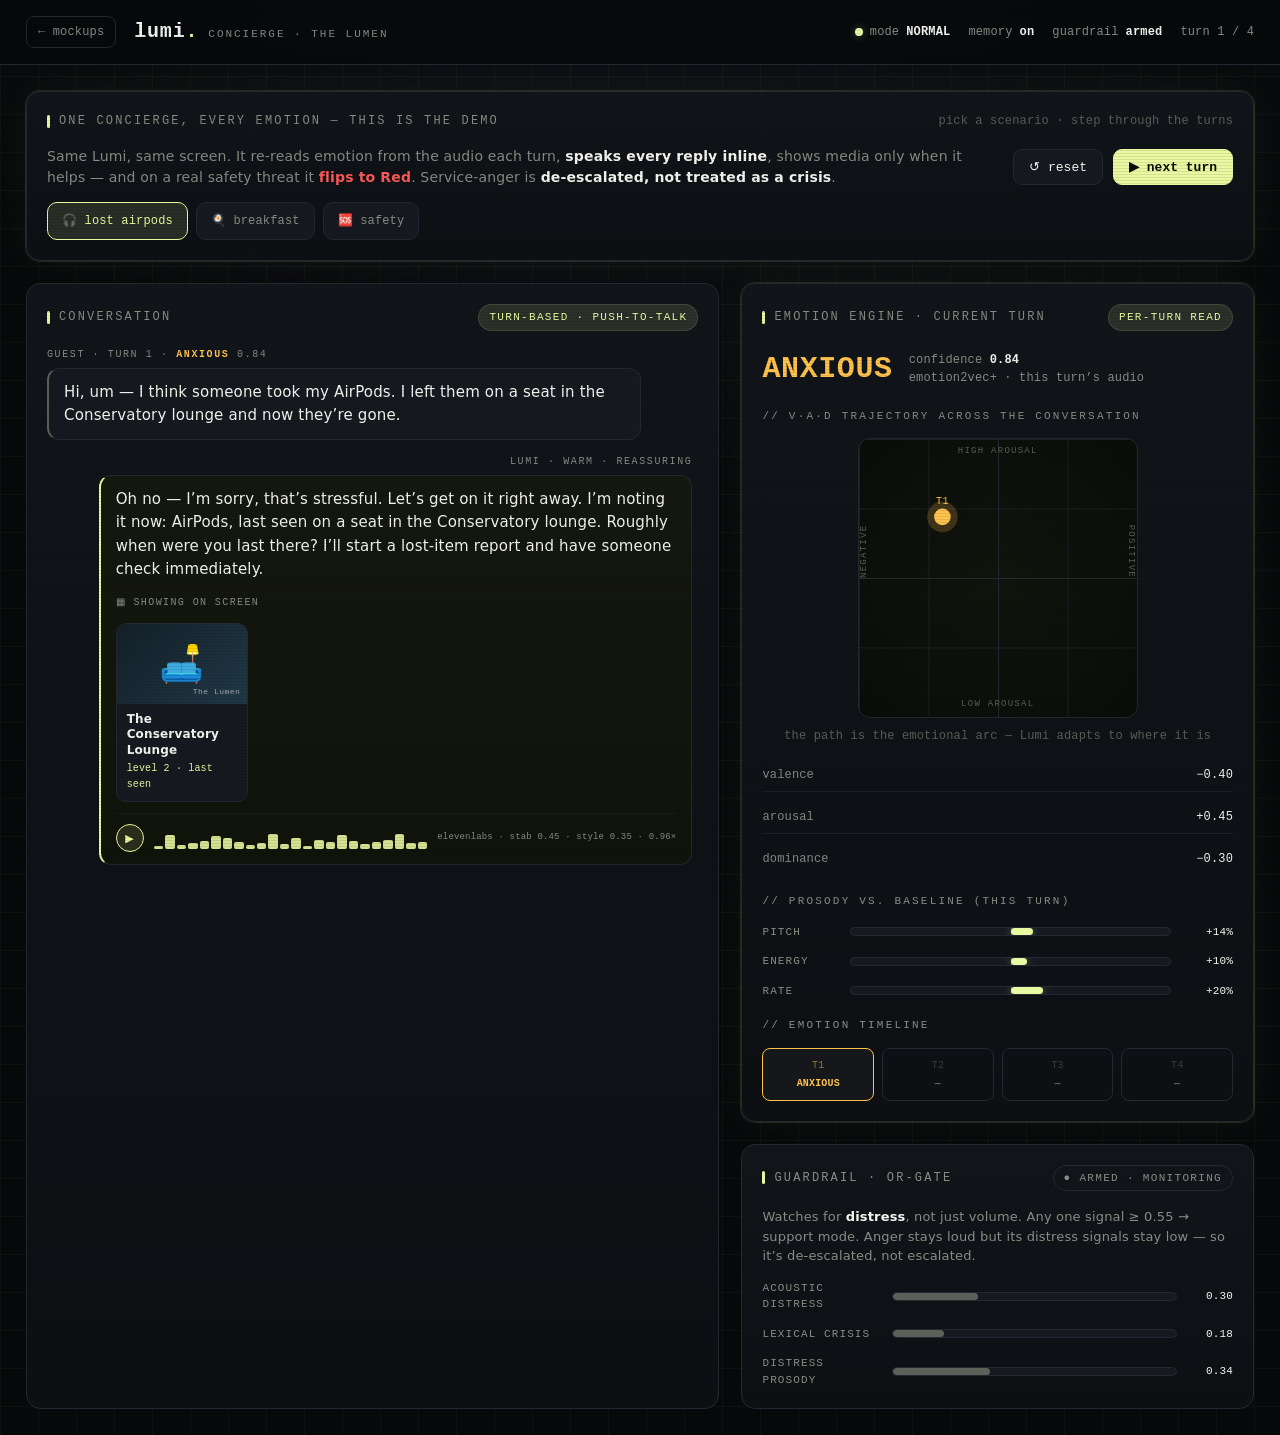
<file: docs/mockups/live.html>
<!DOCTYPE html>
<html lang="en">
<head>
<meta charset="UTF-8">
<meta name="viewport" content="width=device-width, initial-scale=1.0">
<title>Lumi — Live Concierge</title>
<link rel="stylesheet" href="styles.css">
</head>
<body>

<div class="topbar">
  <a class="backlink" href="index.html">← mockups</a>
  <div class="brand">
    <span class="logo">lumi<b>.</b></span>
    <span class="tag">concierge · the lumen</span>
  </div>
  <div class="spacer"></div>
  <div class="statline">
    <span class="stat"><span class="dot live" id="modeDot"></span> mode <b id="modeLbl">NORMAL</b></span>
    <span class="stat">memory <b>on</b></span>
    <span class="stat">guardrail <b id="guardState">armed</b></span>
    <span class="stat" id="counter">turn 1 / 4</span>
  </div>
</div>

<div class="wrap">

  <!-- control -->
  <div class="panel glow" style="margin-bottom:22px;">
    <div class="panel-head">
      <div class="panel-title"><span class="bar"></span> one concierge, every emotion — this is the demo</div>
      <span class="note">pick a scenario · step through the turns</span>
    </div>
    <div style="display:flex; gap:18px; align-items:center; flex-wrap:wrap; margin-bottom:14px;">
      <p style="flex:1; min-width:260px; font-size:14px; color:var(--muted); margin:0;">
        Same Lumi, same screen. It re-reads emotion from the audio each turn, <b style="color:var(--white)">speaks every reply inline</b>,
        shows media only when it helps — and on a real safety threat it <b style="color:var(--red)">flips to Red</b>. Service-anger is
        <b style="color:var(--white)">de-escalated, not treated as a crisis</b>.
      </p>
      <div style="display:flex; gap:10px;">
        <button class="btn" id="resetBtn">↺ reset</button>
        <button class="btn primary" id="nextBtn">▶ next turn</button>
      </div>
    </div>
    <div class="scenario-tabs" id="tabs">
      <div class="tab active" data-scn="airpods">🎧 lost airpods</div>
      <div class="tab" data-scn="dining">🍳 breakfast</div>
      <div class="tab" data-scn="safety">🆘 safety</div>
    </div>
  </div>

  <div class="grid-2">

    <!-- LEFT: conversation -->
    <div class="panel" id="convPanel">
      <div class="panel-head">
        <div class="panel-title"><span class="bar" id="convBar"></span> conversation</div>
        <span class="chip on" id="convChip">turn-based · push-to-talk</span>
      </div>

      <!-- crisis banner (safety scenario only) -->
      <div class="crisis-banner" id="crisis" style="display:none; margin-bottom:16px;">
        <span class="ic">🛟</span>
        <div class="txt">
          <h3>Safety alert — support mode active</h3>
          <p>Security is on the way. Stay where you are — you’re not alone.</p>
        </div>
        <div class="crisis-actions">
          <a class="btn danger" href="#">🚨 Hotel Security</a>
          <a class="btn" href="#">📞 Front desk</a>
          <a class="btn primary" href="#">📞 Call 911</a>
        </div>
      </div>

      <div class="transcript" id="transcript" style="max-height:520px; overflow-y:auto; padding-right:6px;"></div>

      <div class="disclaimer" id="disclaimer" style="display:none;">
        ⚠ AI assist — not a substitute for emergency services. Immediate danger: call 911. Crisis support: 988.
      </div>
    </div>

    <!-- RIGHT: instruments -->
    <div style="display:flex; flex-direction:column; gap:22px;">

      <div class="panel glow">
        <div class="panel-head">
          <div class="panel-title"><span class="bar"></span> emotion engine · current turn</div>
          <span class="chip on">per-turn read</span>
        </div>

        <div class="verdict" style="margin-bottom:16px;">
          <div class="big" id="verdict">ANXIOUS</div>
          <div class="conf">confidence <b id="conf">0.84</b><br><span class="dim">emotion2vec+ · this turn’s audio</span></div>
        </div>

        <div class="section-label">// V·A·D trajectory across the conversation</div>
        <div class="vad">
          <div class="axis-x"></div>
          <div class="axis-y"></div>
          <span class="lbl t">high arousal</span>
          <span class="lbl b">low arousal</span>
          <span class="lbl l">negative</span>
          <span class="lbl r">positive</span>
          <svg id="traj" viewBox="0 0 100 100" preserveAspectRatio="none"
               style="position:absolute; inset:0; width:100%; height:100%; overflow:visible;"></svg>
        </div>
        <p class="note" style="text-align:center; margin-top:9px;">the path is the emotional arc — Lumi adapts to where it is</p>

        <div class="kv" style="margin:14px 0 4px;">
          <div class="row"><span class="k">valence</span><span class="v" id="vV">−0.40</span></div>
          <div class="row"><span class="k">arousal</span><span class="v" id="vA">+0.45</span></div>
          <div class="row"><span class="k">dominance</span><span class="v" id="vD">−0.30</span></div>
        </div>

        <div class="section-label" style="margin-top:18px;">// prosody vs. baseline (this turn)</div>
        <div class="prosody">
          <div class="prow"><span class="name">pitch</span><div class="track"><div class="base"></div><div class="fill" id="pPitch"></div></div><span class="val" id="vPitch">+14%</span></div>
          <div class="prow"><span class="name">energy</span><div class="track"><div class="base"></div><div class="fill" id="pEnergy"></div></div><span class="val" id="vEnergy">+10%</span></div>
          <div class="prow"><span class="name">rate</span><div class="track"><div class="base"></div><div class="fill" id="pRate"></div></div><span class="val" id="vRate">+20%</span></div>
        </div>

        <div class="section-label" style="margin-top:18px;">// emotion timeline</div>
        <div id="timeline" style="display:flex; gap:8px;"></div>
      </div>

      <!-- guardrail -->
      <div class="panel" id="guardPanel">
        <div class="panel-head">
          <div class="panel-title"><span class="bar" id="guardBar"></span> guardrail · OR-gate</div>
          <span class="chip" id="gateChip">● armed · monitoring</span>
        </div>
        <p style="font-size:13px; color:var(--muted); margin-bottom:14px;">Watches for <b style="color:var(--white)">distress</b>, not just volume. Any one signal ≥ 0.55 → support mode. Anger stays loud but its distress signals stay low — so it’s de-escalated, not escalated.</p>

        <div style="display:flex; flex-direction:column; gap:13px;">
          <div class="prow" style="grid-template-columns:120px 1fr 46px;">
            <span class="name">acoustic distress</span>
            <div class="track"><div class="fill" id="gAc" style="left:0; box-shadow:none;"></div></div>
            <span class="val" id="gAcV">0.30</span>
          </div>
          <div class="prow" style="grid-template-columns:120px 1fr 46px;">
            <span class="name">lexical crisis</span>
            <div class="track"><div class="fill" id="gLex" style="left:0; box-shadow:none;"></div></div>
            <span class="val" id="gLexV">0.18</span>
          </div>
          <div class="prow" style="grid-template-columns:120px 1fr 46px;">
            <span class="name">distress prosody</span>
            <div class="track"><div class="fill" id="gPro" style="left:0; box-shadow:none;"></div></div>
            <span class="val" id="gProV">0.34</span>
          </div>
        </div>

        <p class="note" id="gEvidence" style="margin-top:12px; display:none;"></p>
      </div>

    </div>
  </div>
</div>

<script>
const GRAD = {
  warm:  'linear-gradient(135deg,#3a2a14,#5c3a18)',
  green: 'linear-gradient(135deg,#1c2a18,#2e4424)',
  brown: 'linear-gradient(135deg,#2a2014,#43321c)',
  cool:  'linear-gradient(135deg,#142028,#203846)',
  lime:  'linear-gradient(135deg,#1f2a12,#34461c)'
};

// Lumi's voice settings, chosen by detected emotion (drives ElevenLabs voice_settings)
const VOICE = {
  ANXIOUS:   { stab: '0.45', style: '0.35', speed: '0.96', amp: 0.7 },
  EXPECTANT: { stab: '0.45', style: '0.30', speed: '1.00', amp: 0.5 },
  ANGRY:     { stab: '0.40', style: '0.42', speed: '0.95', amp: 0.9 },
  RELIEVED:  { stab: '0.30', style: '0.55', speed: '1.03', amp: 0.78 },
  EAGER:     { stab: '0.30', style: '0.55', speed: '1.05', amp: 0.9 },
  HAPPY:     { stab: '0.30', style: '0.55', speed: '1.04', amp: 0.85 },
  DISTRESS:  { stab: '0.50', style: '0.30', speed: '0.92', amp: 0.6 }
};

const SCENARIOS = {
  airpods: { label: 'Lost AirPods', turns: [
    {
      user: "Hi, um — I think someone took my AirPods. I left them on a seat in the Conservatory lounge and now they’re gone.",
      emotion: 'ANXIOUS', color: '#ffc24d', conf: '0.84',
      vad: { x: 30, y: 28, v: '−0.40', a: '+0.45', d: '−0.30' },
      prosody: { pitch: 14, energy: 10, rate: 20 }, tone: 'warm · reassuring', red: false,
      agent: "Oh no — I’m sorry, that’s stressful. Let’s get on it right away. I’m noting it now: AirPods, last seen on a seat in the Conservatory lounge. Roughly when were you last there? I’ll start a lost-item report and have someone check immediately.",
      media: [{ glyph: '🛋️', t: 'The Conservatory Lounge', s: 'level 2 · last seen', grad: 'cool', src: 'The Lumen' }],
      guard: { ac: 0.30, lex: 0.18, pro: 0.34, state: 'armed', ev: '' }
    },
    {
      user: "Can you just pull up the security camera footage from the lounge? Then we can see exactly who took them.",
      emotion: 'EXPECTANT', color: '#6fd3e0', conf: '0.78',
      vad: { x: 52, y: 42, v: '+0.05', a: '+0.15', d: '+0.10' },
      prosody: { pitch: 4, energy: 6, rate: 8 }, tone: 'informative · honest', red: false,
      agent: "I completely understand wanting to see that. I have to be straight with you: our security footage can only be released as part of a police report and case — I can’t pull it up directly, and I’m sorry that’s not the answer you were hoping for. What I <b>can</b> do right now is send someone to physically sweep the lounge, check lost &amp; found, and file the report. Shall I start all three?",
      guard: { ac: 0.34, lex: 0.20, pro: 0.38, state: 'armed', ev: '' }
    },
    {
      user: "That’s ridiculous. So someone steals my stuff and you just won’t help me? That is not good enough.",
      emotion: 'ANGRY', color: '#ff9a4d', conf: '0.89',
      vad: { x: 16, y: 18, v: '−0.70', a: '+0.65', d: '+0.45' },
      prosody: { pitch: 24, energy: 38, rate: 20 }, tone: 'de-escalating · accountable', red: false,
      agent: "You’re right to be upset — this shouldn’t have happened to you, and I’m not brushing it off. Here’s exactly what I’m doing right now: I’ve dispatched a staff member to search the Conservatory lounge and lost &amp; found, and logged a formal report with a reference number. I’ll personally follow up within 15 minutes. If it isn’t recovered, I’ll walk you through filing the police report so the footage <b>can</b> be reviewed. You won’t be doing this alone.",
      guard: { ac: 0.26, lex: 0.14, pro: 0.30, state: 'anger', ev: 'high arousal + raised voice, but distress signals low → classified service-anger, route to de-escalation (not crisis)' }
    },
    {
      user: "Oh! Really? Someone turned them in? Oh thank god — thank you so much.",
      emotion: 'RELIEVED', color: '#eaf8a1', conf: '0.87',
      vad: { x: 78, y: 34, v: '+0.60', a: '+0.30', d: '+0.20' },
      prosody: { pitch: 16, energy: 20, rate: 6 }, tone: 'warm · celebratory', red: false,
      agent: "Yes! A staff member found them tucked beside the cushion and handed them to the front desk — they’re safe. I’m so glad. Would you like them brought up to your room, or will you collect them from the desk? Either way, I’ll add a little something to your stay for the trouble.",
      media: [{ glyph: '🎧', t: 'AirPods recovered', s: 'front desk · ready', grad: 'lime', src: 'found' }],
      guard: { ac: 0.10, lex: 0.05, pro: 0.18, state: 'armed', ev: '' }
    }
  ]},

  dining: { label: 'Breakfast', turns: [
    {
      user: "I’m starving but I can’t decide what to get for breakfast. What’s good here?",
      emotion: 'EAGER', color: '#eaf8a1', conf: '0.80',
      vad: { x: 66, y: 30, v: '+0.35', a: '+0.40', d: '+0.10' },
      prosody: { pitch: 10, energy: 18, rate: 12 }, tone: 'upbeat · appetizing', red: false,
      agent: "Ooh, you’ve come to the right place — our kitchen does breakfast beautifully. If you’re really hungry, the Eggs Benedict is a guest favorite; the buttermilk pancakes if you’ve got a sweet tooth; or the avocado toast with poached eggs if you want something lighter. Want me to send any of these up?",
      media: [
        { glyph: '🍳', t: 'Eggs Benedict', s: '$24 · favorite', grad: 'warm' },
        { glyph: '🥞', t: 'Buttermilk Pancakes', s: '$18', grad: 'brown' },
        { glyph: '🥑', t: 'Avocado Toast', s: '$16 · light', grad: 'green' },
        { glyph: '☕', t: 'Lumen Roast', s: '$6', grad: 'brown' }
      ],
      guard: { ac: 0.12, lex: 0.06, pro: 0.22, state: 'armed', ev: '' }
    },
    {
      user: "Mmm, the Eggs Benedict sounds perfect. Let’s do that.",
      emotion: 'HAPPY', color: '#eaf8a1', conf: '0.85',
      vad: { x: 78, y: 36, v: '+0.60', a: '+0.25', d: '+0.25' },
      prosody: { pitch: 8, energy: 14, rate: 4 }, tone: 'warm · efficient', red: false,
      agent: "Excellent choice. One Eggs Benedict and a Lumen Roast on the way to your room — about 20 minutes. Anything to go with it, or shall I put the order in?",
      media: [{ glyph: '🍳', t: 'Eggs Benedict', s: 'ordered · ~20 min', grad: 'warm', src: 'room service' }],
      guard: { ac: 0.08, lex: 0.04, pro: 0.16, state: 'armed', ev: '' }
    }
  ]},

  safety: { label: 'Safety', turns: [
    {
      user: "Um, hi. This is going to sound strange, but there’s someone who’s been following me around the hotel and it’s making me really uncomfortable.",
      emotion: 'ANXIOUS', color: '#ffc24d', conf: '0.82',
      vad: { x: 28, y: 32, v: '−0.45', a: '+0.35', d: '−0.40' },
      prosody: { pitch: 12, energy: 8, rate: 16 }, tone: 'calm · attentive', red: false,
      agent: "Thank you for telling me — I’m taking this seriously, and your safety comes first. Are you somewhere safe right now? I can stay with you here and quietly alert our security team to come to you.",
      guard: { ac: 0.50, lex: 0.42, pro: 0.52, state: 'elevated', ev: 'unease + safety concern rising — watching closely' }
    },
    {
      user: "He’s outside my room now. Please, I don’t know what to do, I’m really scared.",
      emotion: 'DISTRESS', color: '#ff5a5a', conf: '0.92',
      vad: { x: 10, y: 18, v: '−0.80', a: '+0.60', d: '−0.60' },
      prosody: { pitch: 20, energy: 12, rate: 24 }, tone: 'support mode', red: true,
      agent: "I’ve got you. I’m alerting hotel security right now and they’re on their way to your floor — stay inside with the door locked. I’m connecting you to our front-desk manager on the line as well. If you feel in immediate danger, call 911. I’m staying right here with you until someone reaches you.",
      guard: { ac: 0.88, lex: 0.82, pro: 0.79, state: 'fired', ev: 'safety threat + fear: “outside my room”, “really scared”' }
    }
  ]}
};

const NS = 'http://www.w3.org/2000/svg';
const RED = '#ff5a5a', LIME = '#eaf8a1', AMBER = '#ffc24d';

function prosodyBar(el, valEl, delta) {
  const pct = Math.min(Math.abs(delta), 100) / 100 * 50;
  el.classList.toggle('neg', delta < 0);
  if (delta >= 0) { el.style.left = '50%'; el.style.width = pct + '%'; }
  else { el.style.left = (50 - pct) + '%'; el.style.width = pct + '%'; }
  valEl.textContent = (delta >= 0 ? '+' : '−') + Math.abs(delta) + '%';
}

function miniwaveBars(amp) {
  let h = '';
  for (let i = 0; i < 24; i++) {
    const seed = Math.sin(i * 1.7) * Math.cos(i * 0.6);   // deterministic
    const v = 14 + Math.abs(seed) * 86 * amp;
    h += `<i style="height:${Math.min(v, 100)}%"></i>`;
  }
  return h;
}

function mediaHTML(media) {
  if (!media || !media.length) return '';
  const tiles = media.map(m =>
    `<div class="media-tile">
       <div class="pic" style="background:${GRAD[m.grad]}">${m.glyph}<span class="src">${m.src || 'The Lumen'}</span></div>
       <div class="cap"><div class="t">${m.t}</div><div class="s">${m.s}</div></div>
     </div>`).join('');
  return `<div class="media-label">▦ showing on screen</div><div class="media-grid">${tiles}</div>`;
}

function renderTranscript(scn, upto) {
  const t = document.getElementById('transcript');
  t.innerHTML = '';
  for (let i = 0; i <= upto; i++) {
    const T = scn.turns[i];
    const v = VOICE[T.emotion] || VOICE.EXPECTANT;
    const isLast = i === upto;
    t.innerHTML +=
      `<div class="msg user">
         <span class="who">guest · turn ${i+1} · <b style="color:${T.color}">${T.emotion}</b> ${T.conf}</span>
         <div class="bubble">${T.user}</div>
       </div>
       <div class="msg agent ${T.red ? 'red' : ''} ${isLast ? 'speaking' : ''}">
         <span class="who">Lumi · ${T.tone}</span>
         <div class="bubble">
           ${T.agent}
           ${mediaHTML(T.media)}
           <div class="bubble-audio">
             <div class="mini-play">▶</div>
             <div class="miniwave">${miniwaveBars(v.amp)}</div>
             <span class="vlabel">elevenlabs · stab ${v.stab} · style ${v.style} · ${v.speed}×</span>
           </div>
         </div>
       </div>`;
  }
  t.scrollTop = t.scrollHeight;
}

function renderTraj(scn, upto) {
  const svg = document.getElementById('traj');
  svg.innerHTML = '';
  const pts = scn.turns.slice(0, upto + 1).map(t => [t.vad.x, t.vad.y]);
  if (pts.length > 1) {
    const pl = document.createElementNS(NS, 'polyline');
    pl.setAttribute('points', pts.map(p => p.join(',')).join(' '));
    pl.setAttribute('fill', 'none'); pl.setAttribute('stroke', '#9aa08f');
    pl.setAttribute('stroke-width', '0.7'); pl.setAttribute('stroke-dasharray', '2.5 2');
    pl.setAttribute('opacity', '0.55');
    svg.appendChild(pl);
  }
  pts.forEach((p, i) => {
    const cur = i === upto;
    if (cur) {
      const halo = document.createElementNS(NS, 'circle');
      halo.setAttribute('cx', p[0]); halo.setAttribute('cy', p[1]); halo.setAttribute('r', '5.5');
      halo.setAttribute('fill', scn.turns[i].color); halo.setAttribute('opacity', '0.2');
      svg.appendChild(halo);
    }
    const c = document.createElementNS(NS, 'circle');
    c.setAttribute('cx', p[0]); c.setAttribute('cy', p[1]);
    c.setAttribute('r', cur ? '3' : '1.9'); c.setAttribute('fill', scn.turns[i].color);
    c.setAttribute('opacity', cur ? '1' : '0.4');
    svg.appendChild(c);
    const tx = document.createElementNS(NS, 'text');
    tx.setAttribute('x', p[0]); tx.setAttribute('y', p[1] - 4.5);
    tx.setAttribute('fill', scn.turns[i].color); tx.setAttribute('font-size', '3.6');
    tx.setAttribute('text-anchor', 'middle'); tx.setAttribute('font-family', 'monospace');
    tx.setAttribute('opacity', cur ? '1' : '0.45');
    tx.textContent = 'T' + (i + 1);
    svg.appendChild(tx);
  });
}

function renderTimeline(scn, upto) {
  const tl = document.getElementById('timeline');
  tl.innerHTML = '';
  scn.turns.forEach((T, i) => {
    const on = i <= upto;
    tl.innerHTML +=
      `<div style="flex:1; text-align:center; font-family:var(--mono); font-size:10px; padding:9px 4px; border-radius:8px;
            border:1px solid ${on ? T.color : 'var(--line)'}; color:${on ? T.color : 'var(--muted-2)'};
            background:${on ? 'rgba(255,255,255,0.03)' : 'transparent'}; transition:0.3s;">
         <div style="opacity:0.55">T${i+1}</div>
         <div style="font-weight:700; margin-top:3px;">${on ? T.emotion : '—'}</div>
       </div>`;
  });
}

function gbar(id, vid, val) {
  const fill = document.getElementById(id);
  const over = val >= 0.55;
  fill.style.width = (val * 100) + '%';
  fill.style.background = over ? RED : (val >= 0.40 ? AMBER : 'var(--muted-2)');
  fill.style.boxShadow = over ? '0 0 8px var(--red-glow)' : 'none';
  document.getElementById(vid).textContent = val.toFixed(2);
}

function setGate(T) {
  gbar('gAc', 'gAcV', T.guard.ac);
  gbar('gLex', 'gLexV', T.guard.lex);
  gbar('gPro', 'gProV', T.guard.pro);
  const chip = document.getElementById('gateChip');
  const map = {
    armed:    ['chip',       '● armed · monitoring',          'armed',    'var(--white)'],
    elevated: ['chip amber', '▲ elevated · watching',          'elevated', AMBER],
    anger:    ['chip amber', '▲ anger · de-escalating',        'anger',    AMBER],
    fired:    ['chip red',   '⛔ FIRED · support mode',         'FIRED',    RED]
  };
  const m = map[T.guard.state];
  chip.className = m[0]; chip.textContent = m[1];
  const gs = document.getElementById('guardState');
  gs.textContent = m[2]; gs.style.color = m[3];
  const ev = document.getElementById('gEvidence');
  if (T.guard.ev) { ev.style.display = 'block'; ev.textContent = '› ' + T.guard.ev; ev.style.color = T.guard.state === 'fired' ? RED : (T.guard.state === 'armed' ? 'var(--muted)' : AMBER); }
  else { ev.style.display = 'none'; }
}

function setMode(fired) {
  document.body.classList.toggle('redmode', fired);
  document.getElementById('modeDot').className = 'dot ' + (fired ? 'crit' : 'live');
  const lbl = document.getElementById('modeLbl');
  lbl.textContent = fired ? 'RED · SUPPORT' : 'NORMAL';
  lbl.style.color = fired ? RED : 'var(--white)';
  document.getElementById('crisis').style.display = fired ? 'flex' : 'none';
  document.getElementById('disclaimer').style.display = fired ? 'block' : 'none';
  const gp = document.getElementById('guardPanel'), cp = document.getElementById('convPanel');
  gp.style.borderColor = fired ? RED : 'var(--line)';
  gp.style.boxShadow = fired ? '0 0 0 1px var(--red-dim), 0 0 40px rgba(255,90,90,0.06)' : 'none';
  cp.style.borderColor = fired ? RED : 'var(--line)';
  document.getElementById('convBar').style.background = fired ? RED : 'var(--lime)';
  document.getElementById('guardBar').style.background = fired ? RED : 'var(--lime)';
  document.getElementById('convChip').className = 'chip ' + (fired ? 'red' : 'on');
  document.getElementById('convChip').textContent = fired ? '● support mode · chit-chat suppressed' : 'turn-based · push-to-talk';
}

let scnKey = 'airpods', idx = 0;

function render() {
  const scn = SCENARIOS[scnKey];
  const T = scn.turns[idx];
  const v = document.getElementById('verdict');
  v.textContent = T.emotion; v.style.color = T.color;
  document.getElementById('conf').textContent = T.conf;
  document.getElementById('vV').textContent = T.vad.v;
  document.getElementById('vA').textContent = T.vad.a;
  document.getElementById('vD').textContent = T.vad.d;
  prosodyBar(document.getElementById('pPitch'), document.getElementById('vPitch'), T.prosody.pitch);
  prosodyBar(document.getElementById('pEnergy'), document.getElementById('vEnergy'), T.prosody.energy);
  prosodyBar(document.getElementById('pRate'), document.getElementById('vRate'), T.prosody.rate);

  renderTranscript(scn, idx);
  renderTraj(scn, idx);
  renderTimeline(scn, idx);
  setGate(T);
  setMode(!!T.red);

  document.getElementById('counter').textContent = `turn ${idx + 1} / ${scn.turns.length}`;
  const nb = document.getElementById('nextBtn');
  const last = idx === scn.turns.length - 1;
  nb.textContent = last ? '✓ end of scenario' : '▶ next turn';
  nb.className = 'btn ' + (T.red ? 'danger' : 'primary');

  document.querySelectorAll('#tabs .tab').forEach(tab => {
    const on = tab.dataset.scn === scnKey;
    tab.classList.toggle('active', on);
    tab.classList.toggle('red', scnKey === 'safety' && on);
  });
}

document.getElementById('nextBtn').addEventListener('click', () => {
  if (idx < SCENARIOS[scnKey].turns.length - 1) { idx++; render(); }
});
document.getElementById('resetBtn').addEventListener('click', () => { idx = 0; render(); });
document.querySelectorAll('#tabs .tab').forEach(tab => {
  tab.addEventListener('click', () => { scnKey = tab.dataset.scn; idx = 0; render(); });
});

render();
</script>

</body>
</html>
</file>
<file: docs/mockups/styles.css>
/* Lumi — shared mockup design system
   Aesthetic: retro-cyberpunk, high contrast. black / lime (#EAF8A1) / white.
   Self-contained: system fonts only, no network dependencies. */

:root {
  --bg:        #07080a;
  --bg-grid:   rgba(234, 248, 161, 0.035);
  --bg-elev:   #0d0f13;
  --panel:     #111419;
  --panel-2:   #161a20;
  --line:      #232831;
  --line-soft: #1a1e25;

  --lime:      #eaf8a1;
  --lime-2:    #d4e87a;
  --lime-dim:  rgba(234, 248, 161, 0.12);
  --lime-glow: rgba(234, 248, 161, 0.35);

  --white:     #f4f6ef;
  --muted:     #878d83;
  --muted-2:   #5b6058;

  --red:       #ff5a5a;
  --red-dim:   rgba(255, 90, 90, 0.14);
  --red-glow:  rgba(255, 90, 90, 0.4);
  --amber:     #ffc24d;
  --cyan:      #6fd3e0;
  --violet:    #b69bff;
  --blue:      #6f9bff;

  --mono: ui-monospace, "SF Mono", "JetBrains Mono", Menlo, Consolas, monospace;
  --sans: system-ui, -apple-system, "Segoe UI", Roboto, Helvetica, Arial, sans-serif;

  --radius: 14px;
  --radius-sm: 9px;
}

* { box-sizing: border-box; margin: 0; padding: 0; }

html { scroll-behavior: smooth; }

body {
  font-family: var(--sans);
  background:
    linear-gradient(var(--bg-grid) 1px, transparent 1px) 0 0 / 100% 38px,
    linear-gradient(90deg, var(--bg-grid) 1px, transparent 1px) 0 0 / 38px 100%,
    radial-gradient(120% 80% at 50% -10%, #0f1318 0%, var(--bg) 55%);
  color: var(--white);
  min-height: 100vh;
  line-height: 1.5;
  -webkit-font-smoothing: antialiased;
  letter-spacing: 0.01em;
}

/* faint scanline overlay for the retro-monitor feel */
body::after {
  content: "";
  position: fixed;
  inset: 0;
  pointer-events: none;
  background: repeating-linear-gradient(
    0deg, transparent 0 2px, rgba(0,0,0,0.18) 2px 3px);
  mix-blend-mode: multiply;
  opacity: 0.5;
  z-index: 9999;
}

a { color: inherit; text-decoration: none; }

.mono { font-family: var(--mono); }
.kicker {
  font-family: var(--mono);
  text-transform: uppercase;
  letter-spacing: 0.22em;
  font-size: 11px;
  color: var(--muted);
}
.accent { color: var(--lime); }
.dim { color: var(--muted); }

/* ---------- top bar ---------- */
.topbar {
  display: flex; align-items: center; gap: 18px;
  padding: 16px 26px;
  border-bottom: 1px solid var(--line);
  background: rgba(7,8,10,0.7);
  backdrop-filter: blur(8px);
  position: sticky; top: 0; z-index: 50;
}
.brand { display: flex; align-items: baseline; gap: 10px; }
.brand .logo {
  font-family: var(--mono);
  font-weight: 700;
  font-size: 20px;
  letter-spacing: 0.04em;
  color: var(--white);
}
.brand .logo b { color: var(--lime); }
.brand .tag {
  font-family: var(--mono);
  font-size: 11px;
  color: var(--muted);
  text-transform: uppercase;
  letter-spacing: 0.18em;
}
.topbar .spacer { flex: 1; }

.statline { display: flex; align-items: center; gap: 18px; font-family: var(--mono); font-size: 12px; }
.statline .stat { display: flex; align-items: center; gap: 7px; color: var(--muted); }
.statline .stat b { color: var(--white); font-weight: 600; }
.dot { width: 8px; height: 8px; border-radius: 50%; display: inline-block; }
.dot.live { background: var(--lime); box-shadow: 0 0 9px var(--lime-glow); animation: pulse 1.8s ease-in-out infinite; }
.dot.warn { background: var(--amber); box-shadow: 0 0 9px rgba(255,194,77,0.5); }
.dot.crit { background: var(--red); box-shadow: 0 0 9px var(--red-glow); animation: pulse 0.9s ease-in-out infinite; }

@keyframes pulse { 0%,100% { opacity: 1; } 50% { opacity: 0.4; } }

/* ---------- nav back link ---------- */
.backlink {
  font-family: var(--mono); font-size: 12px; color: var(--muted);
  border: 1px solid var(--line); padding: 6px 11px; border-radius: 8px;
  transition: 0.15s;
}
.backlink:hover { color: var(--lime); border-color: var(--lime-dim); }

/* ---------- layout ---------- */
.wrap { max-width: 1340px; margin: 0 auto; padding: 26px; }
.grid-2 { display: grid; grid-template-columns: 1.15fr 0.85fr; gap: 22px; }
.grid-3 { display: grid; grid-template-columns: repeat(3, 1fr); gap: 18px; }
@media (max-width: 980px) {
  .grid-2, .grid-3 { grid-template-columns: 1fr; }
}

/* ---------- panels ---------- */
.panel {
  background: linear-gradient(180deg, var(--panel) 0%, var(--bg-elev) 100%);
  border: 1px solid var(--line);
  border-radius: var(--radius);
  padding: 20px;
  position: relative;
}
.panel.glow { box-shadow: 0 0 0 1px var(--lime-dim), 0 0 40px rgba(234,248,161,0.05); }
.panel-head {
  display: flex; align-items: center; justify-content: space-between;
  margin-bottom: 16px;
}
.panel-title {
  font-family: var(--mono); font-size: 12px; text-transform: uppercase;
  letter-spacing: 0.18em; color: var(--muted);
  display: flex; align-items: center; gap: 9px;
}
.panel-title .bar { width: 3px; height: 13px; background: var(--lime); border-radius: 2px; }

/* ---------- buttons / chips ---------- */
.btn {
  font-family: var(--mono); font-size: 13px;
  border: 1px solid var(--line); background: var(--panel-2); color: var(--white);
  padding: 9px 15px; border-radius: 9px; cursor: pointer; transition: 0.15s;
  display: inline-flex; align-items: center; gap: 8px;
}
.btn:hover { border-color: var(--lime-dim); }
.btn.primary { background: var(--lime); color: #0a0c08; border-color: var(--lime); font-weight: 700; }
.btn.primary:hover { background: var(--lime-2); }
.btn.ghost { background: transparent; }
.btn.danger { background: var(--red); color: #1a0606; border-color: var(--red); font-weight: 700; }

.chip {
  font-family: var(--mono); font-size: 11px; text-transform: uppercase;
  letter-spacing: 0.12em; padding: 4px 10px; border-radius: 20px;
  border: 1px solid var(--line); color: var(--muted);
  display: inline-flex; align-items: center; gap: 6px;
}
.chip.on { color: var(--lime); border-color: var(--lime-dim); background: var(--lime-dim); }
.chip.red { color: var(--red); border-color: var(--red-dim); background: var(--red-dim); }
.chip.amber { color: var(--amber); border-color: rgba(255,194,77,0.2); background: rgba(255,194,77,0.1); }

/* ---------- push to talk ---------- */
.ptt-zone { display: flex; flex-direction: column; align-items: center; gap: 14px; padding: 8px 0 4px; }
.ptt {
  width: 132px; height: 132px; border-radius: 50%;
  border: 2px solid var(--lime); background: radial-gradient(circle at 50% 35%, #1c2118, #0c0e0a);
  color: var(--lime); cursor: pointer; position: relative;
  display: flex; align-items: center; justify-content: center; flex-direction: column; gap: 6px;
  font-family: var(--mono); font-size: 12px; letter-spacing: 0.1em; text-transform: uppercase;
  box-shadow: 0 0 0 6px rgba(234,248,161,0.06), 0 0 40px rgba(234,248,161,0.12);
  transition: 0.2s;
}
.ptt .mic { font-size: 34px; line-height: 1; }
.ptt.listening {
  border-color: var(--lime);
  box-shadow: 0 0 0 0 var(--lime-glow);
  animation: ring 1.4s ease-out infinite;
}
@keyframes ring {
  0% { box-shadow: 0 0 0 0 rgba(234,248,161,0.5), 0 0 40px rgba(234,248,161,0.2); }
  100% { box-shadow: 0 0 0 26px rgba(234,248,161,0), 0 0 40px rgba(234,248,161,0.2); }
}
.ptt-hint { font-family: var(--mono); font-size: 11px; color: var(--muted); letter-spacing: 0.1em; }

/* live input meter */
.meter { display: flex; align-items: flex-end; gap: 3px; height: 30px; }
.meter span { width: 4px; background: var(--lime); border-radius: 2px; opacity: 0.85; animation: eq 1s ease-in-out infinite; }
@keyframes eq { 0%,100%{ height: 20%;} 50%{ height: 100%;} }

/* ---------- transcript ---------- */
.transcript { display: flex; flex-direction: column; gap: 14px; }
.msg { display: flex; flex-direction: column; gap: 6px; max-width: 92%; }
.msg .who { font-family: var(--mono); font-size: 10px; letter-spacing: 0.16em; text-transform: uppercase; color: var(--muted); }
.msg .bubble {
  background: var(--panel-2); border: 1px solid var(--line); border-radius: 12px;
  padding: 12px 15px; font-size: 15px; line-height: 1.55;
}
.msg.user { align-self: flex-start; }
.msg.user .bubble { border-left: 2px solid var(--muted-2); }
.msg.agent { align-self: flex-end; align-items: flex-end; }
.msg.agent .bubble { border-left: 2px solid var(--lime); background: linear-gradient(180deg, #14180f, #101309); }
.msg.agent.red .bubble { border-left-color: var(--red); background: linear-gradient(180deg, #1a1010, #140b0b); }

/* ---------- V-A-D plane ---------- */
.vad {
  position: relative; width: 100%; aspect-ratio: 1 / 1; max-width: 280px; margin: 0 auto;
  border: 1px solid var(--line); border-radius: 12px;
  background:
    linear-gradient(var(--line-soft) 1px, transparent 1px) 0 0 / 100% 25%,
    linear-gradient(90deg, var(--line-soft) 1px, transparent 1px) 0 0 / 25% 100%,
    radial-gradient(circle at 50% 50%, #11140d, #0a0c08);
}
.vad .axis-x, .vad .axis-y { position: absolute; background: var(--line); }
.vad .axis-x { left: 0; right: 0; top: 50%; height: 1px; }
.vad .axis-y { top: 0; bottom: 0; left: 50%; width: 1px; }
.vad .lbl { position: absolute; font-family: var(--mono); font-size: 9px; letter-spacing: 0.14em; text-transform: uppercase; color: var(--muted-2); }
.vad .lbl.t { top: 6px; left: 50%; transform: translateX(-50%); }
.vad .lbl.b { bottom: 6px; left: 50%; transform: translateX(-50%); }
.vad .lbl.l { left: 6px; top: 50%; transform: translateY(-50%) rotate(-90deg); transform-origin: left; }
.vad .lbl.r { right: 6px; top: 50%; transform: translateY(-50%) rotate(90deg); transform-origin: right; }
.vad .dot-vad {
  position: absolute; width: 22px; height: 22px; border-radius: 50%;
  background: var(--lime); box-shadow: 0 0 0 5px var(--lime-dim), 0 0 22px var(--lime-glow);
  transform: translate(-50%, -50%); transition: 0.6s cubic-bezier(.2,.8,.2,1);
}
.vad .trail { position: absolute; width: 8px; height: 8px; border-radius: 50%; background: var(--lime); opacity: 0.18; transform: translate(-50%,-50%); }

/* ---------- prosody bars ---------- */
.prosody { display: flex; flex-direction: column; gap: 13px; }
.prow { display: grid; grid-template-columns: 78px 1fr 52px; align-items: center; gap: 10px; }
.prow .name { font-family: var(--mono); font-size: 11px; text-transform: uppercase; letter-spacing: 0.1em; color: var(--muted); }
.track { height: 9px; background: var(--panel-2); border: 1px solid var(--line); border-radius: 6px; position: relative; overflow: hidden; }
.track .base { position: absolute; top: 0; bottom: 0; left: 50%; width: 1px; background: var(--muted-2); }
.track .fill { position: absolute; top: 0; bottom: 0; left: 50%; background: var(--lime); border-radius: 6px; transition: 0.5s; box-shadow: 0 0 10px var(--lime-glow); }
.track .fill.neg { background: var(--cyan); }
.prow .val { font-family: var(--mono); font-size: 11px; color: var(--white); text-align: right; }

/* ---------- fusion ---------- */
.fusion { display: flex; flex-direction: column; gap: 12px; }
.fbar { display: flex; flex-direction: column; gap: 6px; }
.fbar .top { display: flex; justify-content: space-between; font-family: var(--mono); font-size: 11px; }
.fbar .top .src { text-transform: uppercase; letter-spacing: 0.1em; color: var(--muted); }
.fbar .top .src b { color: var(--white); }
.fbar .top .pct { color: var(--lime); }
.fbar .bar { height: 8px; background: var(--panel-2); border: 1px solid var(--line); border-radius: 6px; overflow: hidden; }
.fbar .bar i { display: block; height: 100%; background: var(--lime); box-shadow: 0 0 10px var(--lime-glow); }
.fbar .bar i.lex { background: var(--cyan); box-shadow: 0 0 10px rgba(111,211,224,0.4); }
.fbar .bar i.heu { background: var(--violet); box-shadow: 0 0 10px rgba(182,155,255,0.4); }

.disagree {
  margin-top: 4px; border: 1px dashed rgba(255,194,77,0.4); border-radius: 10px;
  padding: 11px 13px; font-size: 13px; color: var(--amber); background: rgba(255,194,77,0.06);
  display: flex; gap: 9px; align-items: flex-start;
}
.disagree b { color: var(--white); }

/* ---------- emotion verdict big ---------- */
.verdict { display: flex; align-items: center; gap: 16px; }
.verdict .big {
  font-family: var(--mono); font-size: 30px; font-weight: 700; letter-spacing: 0.02em;
  color: var(--lime); text-transform: uppercase;
}
.verdict .big.red { color: var(--red); }
.verdict .conf { font-family: var(--mono); font-size: 12px; color: var(--muted); }
.verdict .conf b { color: var(--white); }

/* ---------- waveform / audio ---------- */
.waveform { display: flex; align-items: center; gap: 2px; height: 38px; padding: 4px 0; }
.waveform i { flex: 1; background: var(--lime); border-radius: 2px; opacity: 0.6; }
.audio-row { display: flex; align-items: center; gap: 13px; margin-top: 10px; padding-top: 12px; border-top: 1px solid var(--line-soft); }
.play { width: 38px; height: 38px; min-width: 38px; border-radius: 50%; border: 1px solid var(--lime); background: var(--lime-dim); color: var(--lime); display: flex; align-items: center; justify-content: center; cursor: pointer; font-size: 14px; }
.voice-settings { display: flex; gap: 8px; flex-wrap: wrap; margin-top: 10px; }
.vs { font-family: var(--mono); font-size: 10px; color: var(--muted); border: 1px solid var(--line); border-radius: 6px; padding: 4px 8px; }
.vs b { color: var(--lime); }

/* ---------- state switcher (mock demo) ---------- */
.switcher { display: flex; gap: 8px; flex-wrap: wrap; }
.switcher .seg {
  font-family: var(--mono); font-size: 12px; padding: 8px 13px; border-radius: 9px;
  border: 1px solid var(--line); background: var(--panel-2); color: var(--muted); cursor: pointer; transition: 0.15s;
}
.switcher .seg:hover { color: var(--white); }
.switcher .seg.active { color: var(--lime); border-color: var(--lime); background: var(--lime-dim); }
.switcher .seg.active.red { color: var(--red); border-color: var(--red); background: var(--red-dim); }

/* ---------- guardrail banner ---------- */
.crisis-banner {
  border: 1px solid var(--red); background: linear-gradient(180deg, #1d0d0d, #140909);
  border-radius: var(--radius); padding: 18px 20px; display: flex; gap: 16px; align-items: center;
  box-shadow: 0 0 0 1px var(--red-dim), 0 0 40px rgba(255,90,90,0.08);
}
.crisis-banner .ic { font-size: 28px; }
.crisis-banner .txt h3 { font-family: var(--mono); text-transform: uppercase; letter-spacing: 0.12em; font-size: 14px; color: var(--red); margin-bottom: 4px; }
.crisis-banner .txt p { font-size: 13px; color: var(--white); }
.crisis-actions { display: flex; gap: 10px; margin-left: auto; flex-wrap: wrap; }

.disclaimer {
  font-family: var(--mono); font-size: 11px; color: var(--muted); text-align: center;
  border-top: 1px solid var(--line-soft); padding-top: 12px; margin-top: 16px; letter-spacing: 0.05em;
}

/* red-mode body tint */
body.redmode { background:
  linear-gradient(rgba(255,90,90,0.025) 1px, transparent 1px) 0 0 / 100% 38px,
  linear-gradient(90deg, rgba(255,90,90,0.025) 1px, transparent 1px) 0 0 / 38px 100%,
  radial-gradient(120% 80% at 50% -10%, #160f0f 0%, var(--bg) 55%); }

/* ---------- stat cards ---------- */
.statcard { background: var(--panel); border: 1px solid var(--line); border-radius: var(--radius-sm); padding: 16px 18px; }
.statcard .k { font-family: var(--mono); font-size: 11px; text-transform: uppercase; letter-spacing: 0.12em; color: var(--muted); }
.statcard .v { font-family: var(--mono); font-size: 28px; font-weight: 700; color: var(--lime); margin-top: 6px; }
.statcard .v.white { color: var(--white); }
.statcard .sub { font-size: 12px; color: var(--muted); margin-top: 4px; }

/* ---------- ladder ---------- */
.ladder { display: flex; flex-direction: column; gap: 0; position: relative; }
.rung {
  display: grid; grid-template-columns: 44px 1fr auto; gap: 16px; align-items: center;
  padding: 16px 18px; border: 1px solid var(--line); border-radius: var(--radius-sm);
  background: var(--panel); margin-bottom: 10px; position: relative;
}
.rung .num { font-family: var(--mono); font-size: 18px; font-weight: 700; color: var(--muted-2); width: 44px; height: 44px; border: 1px solid var(--line); border-radius: 10px; display: flex; align-items: center; justify-content: center; }
.rung.active { border-color: var(--lime); box-shadow: 0 0 0 1px var(--lime-dim), 0 0 30px rgba(234,248,161,0.06); }
.rung.active .num { color: var(--lime); border-color: var(--lime); }
.rung .body h4 { font-size: 15px; margin-bottom: 3px; }
.rung .body p { font-size: 13px; color: var(--muted); }
.rung .arrow { position: absolute; left: 41px; bottom: -16px; color: var(--muted-2); font-size: 12px; z-index: 1; }

/* ---------- gallery (index) ---------- */
.hero {
  text-align: center; padding: 64px 20px 40px;
}
.hero h1 { font-family: var(--mono); font-size: clamp(38px, 7vw, 76px); font-weight: 700; letter-spacing: -0.01em; line-height: 1; }
.hero h1 b { color: var(--lime); }
.hero .sub { margin-top: 18px; font-size: 17px; color: var(--muted); max-width: 620px; margin-left: auto; margin-right: auto; }
.hero .pills { display: flex; gap: 10px; justify-content: center; margin-top: 22px; flex-wrap: wrap; }

.cards { display: grid; grid-template-columns: repeat(auto-fit, minmax(300px, 1fr)); gap: 20px; }
.card {
  border: 1px solid var(--line); border-radius: var(--radius); padding: 0; overflow: hidden;
  background: linear-gradient(180deg, var(--panel), var(--bg-elev)); transition: 0.18s; cursor: pointer; display: block;
}
.card:hover { border-color: var(--lime-dim); transform: translateY(-3px); box-shadow: 0 12px 40px rgba(0,0,0,0.4), 0 0 0 1px var(--lime-dim); }
.card .thumb { height: 150px; border-bottom: 1px solid var(--line); display: flex; align-items: center; justify-content: center; position: relative; overflow: hidden; }
.card .thumb .glyph { font-size: 52px; opacity: 0.9; }
.card .meta { padding: 18px 20px; }
.card .meta .num { font-family: var(--mono); font-size: 11px; color: var(--lime); letter-spacing: 0.16em; }
.card .meta h3 { font-size: 19px; margin: 6px 0 7px; }
.card .meta p { font-size: 13px; color: var(--muted); line-height: 1.5; }
.card .meta .tags { display: flex; gap: 6px; margin-top: 12px; flex-wrap: wrap; }

footer.foot { text-align: center; padding: 40px 20px 60px; color: var(--muted-2); font-family: var(--mono); font-size: 12px; }

/* ---------- misc ---------- */
.kv { display: flex; flex-direction: column; gap: 9px; }
.kv .row { display: flex; justify-content: space-between; font-size: 13px; padding: 7px 0; border-bottom: 1px solid var(--line-soft); }
.kv .row:last-child { border-bottom: none; }
.kv .row .k { color: var(--muted); font-family: var(--mono); font-size: 12px; }
.kv .row .v { color: var(--white); font-family: var(--mono); font-size: 12px; }
.section-label { font-family: var(--mono); font-size: 11px; text-transform: uppercase; letter-spacing: 0.2em; color: var(--muted); margin: 6px 0 14px; }
.note { font-size: 12px; color: var(--muted-2); font-family: var(--mono); }

/* ---------- hospitality: media tiles (emotion-gated) ---------- */
.media-grid { display: grid; grid-template-columns: repeat(auto-fill, minmax(120px, 1fr)); gap: 10px; margin-top: 12px; }
.media-tile {
  border: 1px solid var(--line); border-radius: 10px; overflow: hidden; background: var(--panel-2);
  display: flex; flex-direction: column; transition: 0.15s; cursor: pointer;
}
.media-tile:hover { border-color: var(--lime-dim); transform: translateY(-2px); }
.media-tile .pic { height: 80px; display: flex; align-items: center; justify-content: center; font-size: 36px; position: relative; }
.media-tile .pic .src { position: absolute; bottom: 5px; right: 7px; font-family: var(--mono); font-size: 8px; color: rgba(255,255,255,0.6); letter-spacing: 0.06em; }
.media-tile .cap { padding: 8px 10px 9px; }
.media-tile .cap .t { font-size: 12px; font-weight: 600; color: var(--white); line-height: 1.3; }
.media-tile .cap .s { font-family: var(--mono); font-size: 10px; color: var(--lime); margin-top: 3px; }
.media-label { font-family: var(--mono); font-size: 10px; text-transform: uppercase; letter-spacing: 0.14em; color: var(--muted); margin-top: 14px; display: flex; align-items: center; gap: 7px; }

/* ---------- hospitality: inline spoken reply (in the agent bubble) ---------- */
.bubble-audio { display: flex; align-items: center; gap: 10px; margin-top: 11px; padding-top: 10px; border-top: 1px solid var(--line-soft); }
.mini-play {
  width: 28px; height: 28px; min-width: 28px; border-radius: 50%; border: 1px solid var(--lime);
  background: var(--lime-dim); color: var(--lime); display: flex; align-items: center; justify-content: center;
  cursor: pointer; font-size: 11px;
}
.miniwave { display: flex; align-items: flex-end; gap: 2px; height: 22px; flex: 1; }
.miniwave i { flex: 1; background: var(--lime); border-radius: 2px; opacity: 0.5; min-width: 2px; }
.bubble-audio .vlabel { font-family: var(--mono); font-size: 9px; color: var(--muted); white-space: nowrap; }
.msg.agent.red .mini-play { border-color: var(--red); background: var(--red-dim); color: var(--red); }
.msg.agent.red .miniwave i { background: var(--red); }
.msg.agent.speaking .miniwave i { animation: eq 0.9s ease-in-out infinite; opacity: 0.9; }

/* ---------- hospitality: scenario tabs ---------- */
.scenario-tabs { display: flex; gap: 8px; flex-wrap: wrap; }
.scenario-tabs .tab {
  font-family: var(--mono); font-size: 12px; padding: 9px 14px; border-radius: 10px;
  border: 1px solid var(--line); background: var(--panel-2); color: var(--muted); cursor: pointer; transition: 0.15s;
  display: inline-flex; align-items: center; gap: 7px;
}
.scenario-tabs .tab:hover { color: var(--white); }
.scenario-tabs .tab.active { color: var(--lime); border-color: var(--lime); background: var(--lime-dim); }
.scenario-tabs .tab.active.red { color: var(--red); border-color: var(--red); background: var(--red-dim); }

/* concierge identity in the brand */
.brand .logo .glyphmark { color: var(--lime); }
</file>
